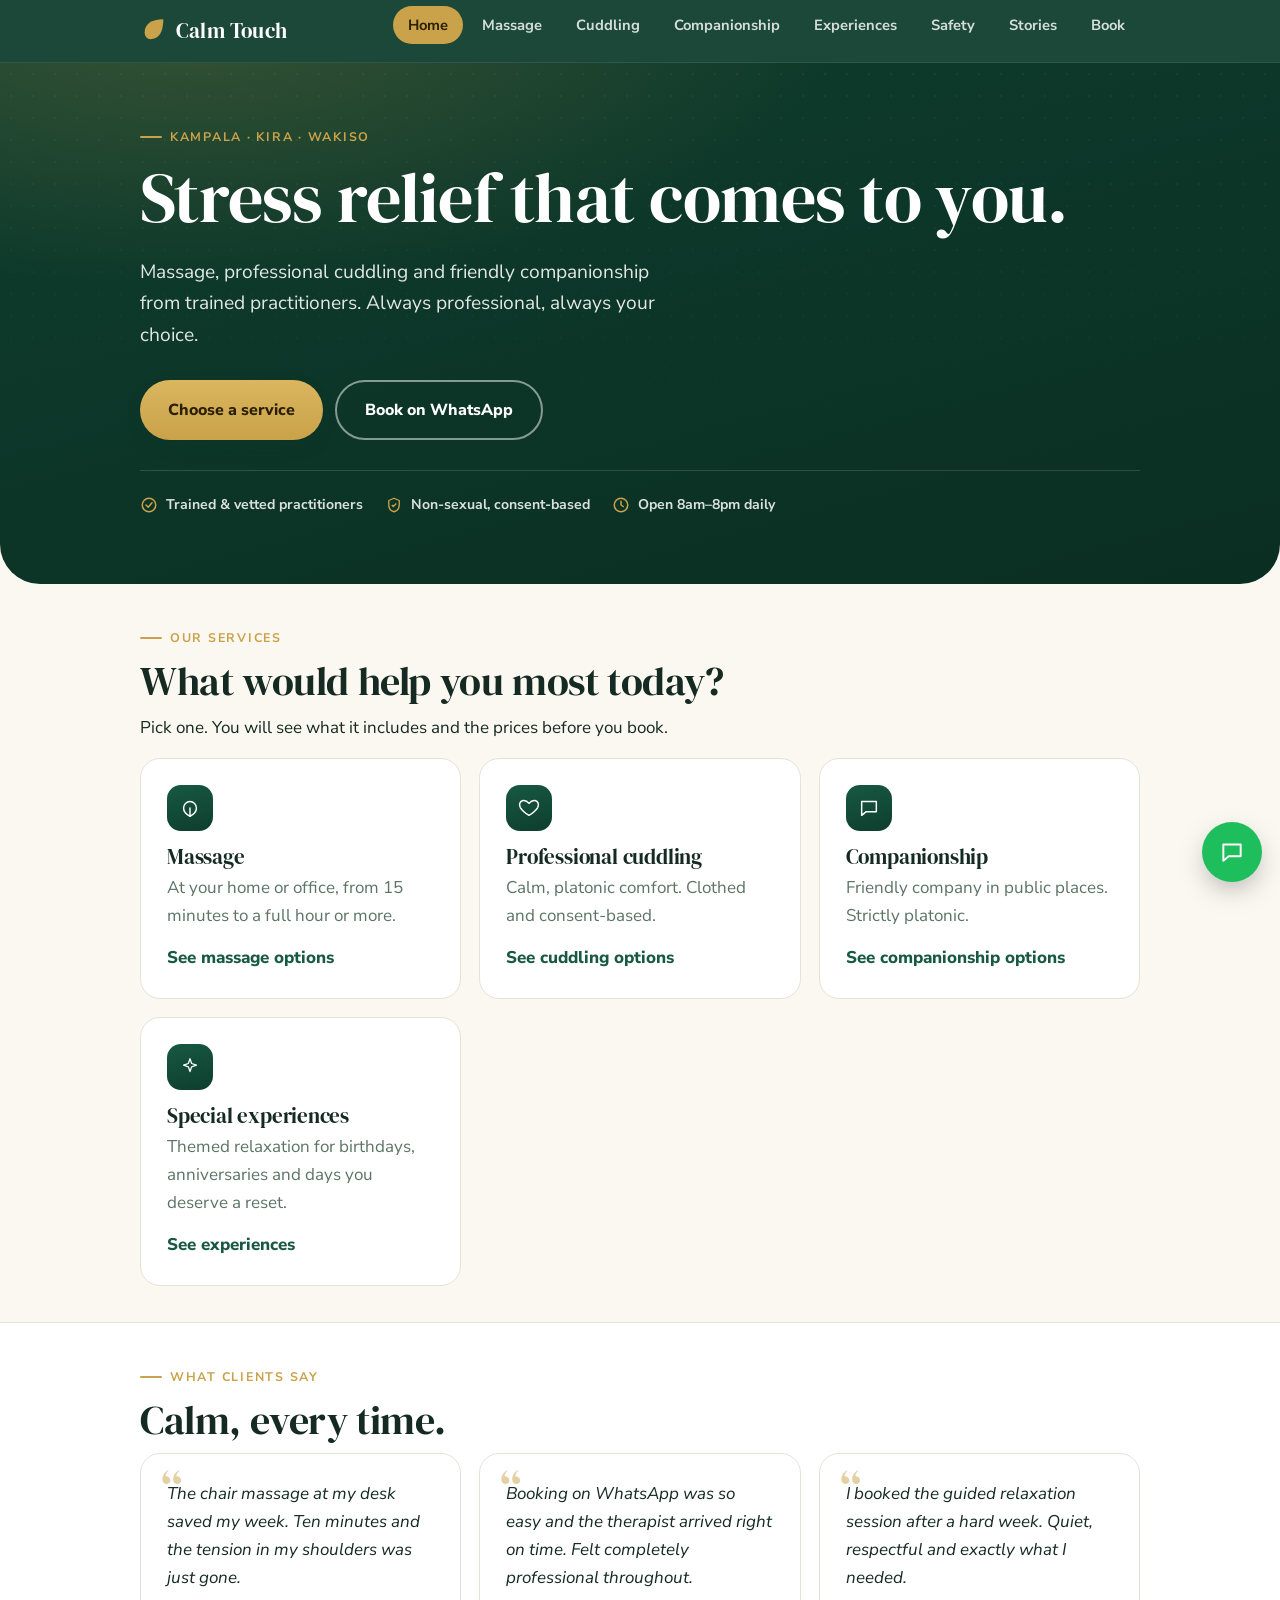
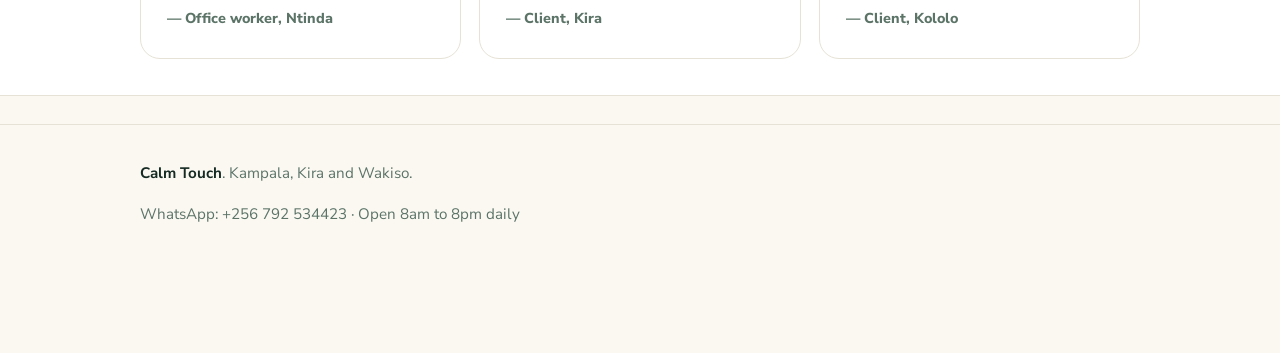
<file: index.html>
<!DOCTYPE html>
<html lang="en">
<head>
<meta charset="utf-8">
<meta name="viewport" content="width=device-width, initial-scale=1, viewport-fit=cover">
<link rel="icon" type="image/svg+xml" href="data:image/svg+xml,%3Csvg xmlns='http://www.w3.org/2000/svg' viewBox='0 0 64 64'%3E%3Ccircle cx='32' cy='32' r='32' fill='%230E3D2E'/%3E%3Cpath d='M14 34c0-15 13-25 36-25 0 27-10 38-25 38-14 0-11-6-11-13Z' fill='%23C9A24A'/%3E%3C/svg%3E">
<title>Mobile Massage in Kampala | Stress Relief at Your Door | Calm Touch</title>
<meta name="description" content="Home and office massage, professional cuddling and friendly companionship in Kampala, Kira and Wakiso. Trained, vetted practitioners. Book on WhatsApp.">
<link rel="canonical" href="https://davisagaba.github.io/calm-touch-website/">
<meta property="og:type" content="website">
<meta property="og:title" content="Calm Touch | Mobile Massage &amp; Stress Relief in Kampala">
<meta property="og:description" content="Home and office massage, professional cuddling and friendly companionship in Kampala, Kira and Wakiso. Book on WhatsApp.">
<meta property="og:url" content="https://davisagaba.github.io/calm-touch-website/">
<meta name="twitter:card" content="summary">
<link rel="preconnect" href="https://fonts.googleapis.com">
<link rel="preconnect" href="https://fonts.gstatic.com" crossorigin>
<link href="https://fonts.googleapis.com/css2?family=DM+Serif+Display&family=Nunito+Sans:wght@400;600;700;800&display=swap" rel="stylesheet">
<link rel="stylesheet" href="css/styles.css">
<script type="application/ld+json">
{
  "@context": "https://schema.org",
  "@type": "LocalBusiness",
  "name": "Calm Touch",
  "description": "Mobile massage, professional cuddling and friendly companionship in Kampala, Kira and Wakiso.",
  "url": "https://davisagaba.github.io/calm-touch-website/",
  "telephone": "+256792534423",
  "areaServed": ["Kampala", "Kira", "Wakiso"],
  "priceRange": "UGX 15,000 - 350,000"
}
</script>
</head>
<body>
<header class="top"><div class="wrap">
  <a class="logo" href="index.html"><svg class="mark" viewBox="0 0 24 24" aria-hidden="true"><path d="M4 13c0-6.5 5.5-11 16-11 0 12-4.5 17-11 17C6 19 4 16.5 4 13Z" fill="var(--gold)"/></svg>Calm Touch</a>
  <ul class="menu">
    <li><a href="index.html" aria-current="page">Home</a></li>
    <li><a href="massage.html">Massage</a></li>
    <li><a href="cuddling.html">Cuddling</a></li>
    <li><a href="companionship.html">Companionship</a></li>
    <li><a href="experiences.html">Experiences</a></li>
    <li><a href="safety.html">Safety</a></li>
    <li><a href="stories.html">Stories</a></li>
    <li><a href="book.html">Book</a></li>
  </ul>
</div></header>

<main>
  <div class="hero"><div class="wrap">
    <p class="eyebrow">Kampala &middot; Kira &middot; Wakiso</p>
    <h1>Stress relief that comes to you.</h1>
    <p class="lead">Massage, professional cuddling and friendly companionship from trained practitioners. Always professional, always your choice.</p>
    <div class="cta"><a class="btn" href="#choose">Choose a service</a><a class="btn alt" href="book.html">Book on WhatsApp</a></div>
    <div class="trust">
      <span class="item"><svg viewBox="0 0 24 24" fill="none" stroke="currentColor" stroke-width="2" stroke-linecap="round" stroke-linejoin="round"><circle cx="12" cy="12" r="9"/><path d="M8 12l3 3 5-6"/></svg>Trained &amp; vetted practitioners</span>
      <span class="item"><svg viewBox="0 0 24 24" fill="none" stroke="currentColor" stroke-width="1.8" stroke-linejoin="round"><path d="M12 3l7 3v6c0 5-3.5 8-7 9-3.5-1-7-4-7-9V6l7-3Z"/><path d="M9 12l2 2 4-4"/></svg>Non-sexual, consent-based</span>
      <span class="item"><svg viewBox="0 0 24 24" fill="none" stroke="currentColor" stroke-width="2" stroke-linecap="round" stroke-linejoin="round"><circle cx="12" cy="12" r="9"/><path d="M12 7v5l3 2"/></svg>Open 8am&ndash;8pm daily</span>
    </div>
  </div></div>
  <section id="choose"><div class="wrap">
    <p class="eyebrow">Our services</p>
    <h2>What would help you most today?</h2>
    <p>Pick one. You will see what it includes and the prices before you book.</p>
    <div class="grid">
      <a class="card choice" href="massage.html"><div class="icon"><svg viewBox="0 0 24 24" fill="none" stroke="currentColor" stroke-width="1.6" stroke-linecap="round" stroke-linejoin="round"><path d="M12 21c4-2 7-5 7-9a7 7 0 0 0-14 0c0 4 3 7 7 9Z"/><path d="M12 12v9"/></svg></div><h3>Massage</h3><p>At your home or office, from 15 minutes to a full hour or more.</p><span class="more">See massage options</span></a>
      <a class="card choice" href="cuddling.html"><div class="icon"><svg viewBox="0 0 24 24" fill="none" stroke="currentColor" stroke-width="1.6" stroke-linecap="round" stroke-linejoin="round"><path d="M12 20s-7-4.3-9.5-8.5C.8 8 2 4.5 5.5 3.8 8 3.3 10 4.5 12 7c2-2.5 4-3.7 6.5-3.2 3.5.7 4.7 4.2 3 7.7C19 15.7 12 20 12 20Z"/></svg></div><h3>Professional cuddling</h3><p>Calm, platonic comfort. Clothed and consent-based.</p><span class="more">See cuddling options</span></a>
      <a class="card choice" href="companionship.html"><div class="icon"><svg viewBox="0 0 24 24" fill="none" stroke="currentColor" stroke-width="1.6" stroke-linecap="round" stroke-linejoin="round"><path d="M4 5h16v11H9l-5 4V5Z"/></svg></div><h3>Companionship</h3><p>Friendly company in public places. Strictly platonic.</p><span class="more">See companionship options</span></a>
      <a class="card choice" href="experiences.html"><div class="icon"><svg viewBox="0 0 24 24" fill="none" stroke="currentColor" stroke-width="1.4" stroke-linejoin="round"><path d="M12 3l1.8 5.2L19 10l-5.2 1.8L12 17l-1.8-5.2L5 10l5.2-1.8L12 3Z"/></svg></div><h3>Special experiences</h3><p>Themed relaxation for birthdays, anniversaries and days you deserve a reset.</p><span class="more">See experiences</span></a>
    </div>
  </div></section>
  <!-- Placeholder testimonials: replace with real client quotes before launch -->
  <section class="band"><div class="wrap">
    <p class="eyebrow">What clients say</p>
    <h2>Calm, every time.</h2>
    <div class="quotes">
      <div class="quote"><p>The chair massage at my desk saved my week. Ten minutes and the tension in my shoulders was just gone.</p><cite>&mdash; Office worker, Ntinda</cite></div>
      <div class="quote"><p>Booking on WhatsApp was so easy and the therapist arrived right on time. Felt completely professional throughout.</p><cite>&mdash; Client, Kira</cite></div>
      <div class="quote"><p>I booked the guided relaxation session after a hard week. Quiet, respectful and exactly what I needed.</p><cite>&mdash; Client, Kololo</cite></div>
    </div>
  </div></section>
</main>

<footer><div class="wrap">
  <p><strong>Calm Touch</strong>. Kampala, Kira and Wakiso.</p>
  <p class="foot-row">WhatsApp: +256 792 534423 &middot; Open 8am to 8pm daily</p>
</div></footer>

<div class="chatw">
  <div class="chatw-panel" id="chatwPanel" role="dialog" aria-label="Calm Touch chat" hidden>
    <div class="chatw-head"><svg class="mark" viewBox="0 0 24 24" aria-hidden="true"><path d="M4 13c0-6.5 5.5-11 16-11 0 12-4.5 17-11 17C6 19 4 16.5 4 13Z" fill="var(--gold)"/></svg><div><strong>Calm Touch</strong><span>Usually replies within minutes</span></div></div>
    <div class="chatw-body" id="chatwBody">
      <div class="chatw-msg bot">Hi! What would you like to know?</div>
      <div class="chatw-quick" id="chatwQuick">
        <button type="button" data-a="services">Services &amp; prices</button>
        <button type="button" data-a="book">How booking works</button>
        <button type="button" data-a="safe">Is this safe / non-sexual?</button>
        <button type="button" data-a="area">Areas you cover</button>
      </div>
    </div>
    <a class="chatw-cta" id="chatwCta" href="https://wa.me/256792534423?text=Hello%2C%20I%27d%20like%20to%20book%20a%20session." target="_blank" rel="noopener">Continue on WhatsApp</a>
  </div>
  <button type="button" class="chatw-toggle" id="chatwToggle" aria-expanded="false" aria-controls="chatwPanel" aria-label="Chat with Calm Touch">
    <svg class="i-chat" viewBox="0 0 24 24" fill="none" stroke="currentColor" stroke-width="1.8" stroke-linecap="round" stroke-linejoin="round" aria-hidden="true"><path d="M4 5h16v11H9l-5 4V5Z"/></svg>
    <svg class="i-close" viewBox="0 0 24 24" fill="none" stroke="currentColor" stroke-width="2" stroke-linecap="round" aria-hidden="true"><path d="M6 6l12 12M18 6L6 18"/></svg>
  </button>
</div>
<script src="js/chat-widget.js" defer></script>
</body>
</html>
</file>
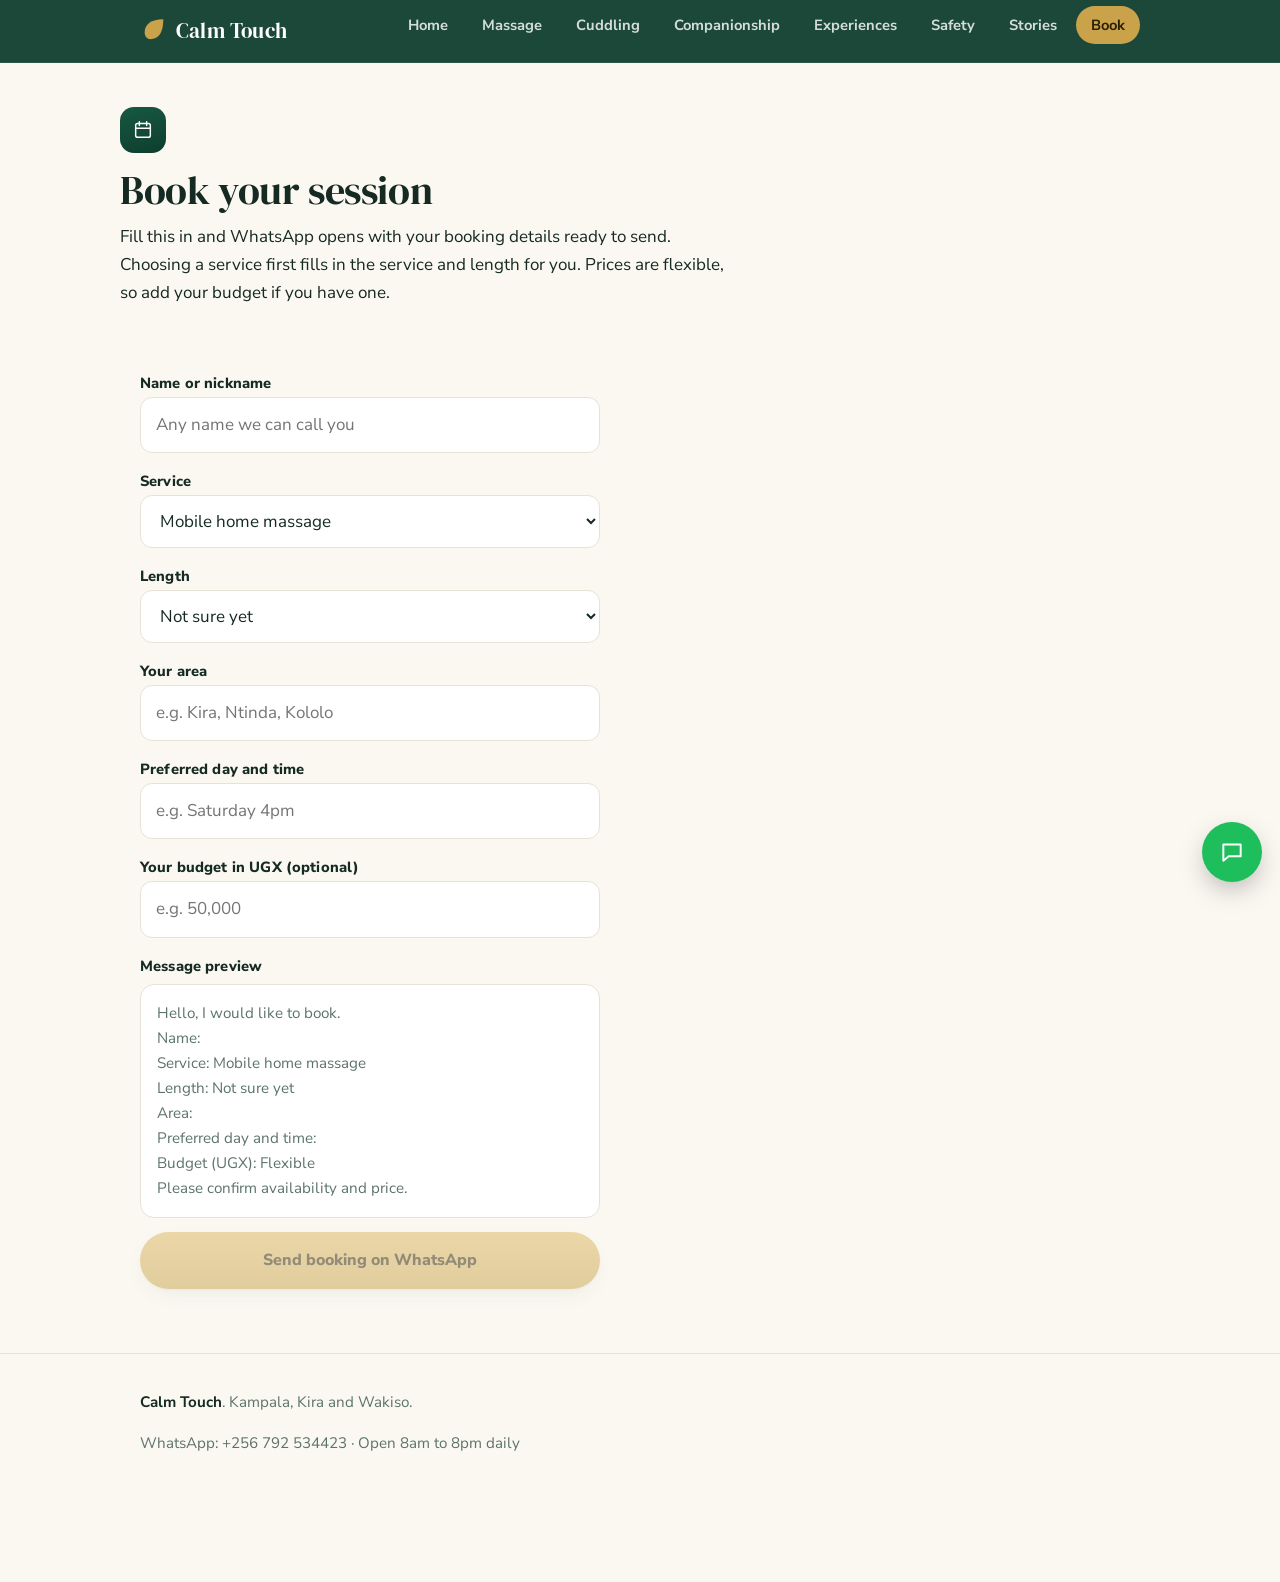
<file: book.html>
<!DOCTYPE html>
<html lang="en">
<head>
<meta charset="utf-8">
<meta name="viewport" content="width=device-width, initial-scale=1, viewport-fit=cover">
<link rel="icon" type="image/svg+xml" href="data:image/svg+xml,%3Csvg xmlns='http://www.w3.org/2000/svg' viewBox='0 0 64 64'%3E%3Ccircle cx='32' cy='32' r='32' fill='%230E3D2E'/%3E%3Cpath d='M14 34c0-15 13-25 36-25 0 27-10 38-25 38-14 0-11-6-11-13Z' fill='%23C9A24A'/%3E%3C/svg%3E">
<title>Book a Massage in Kampala | Calm Touch</title>
<meta name="description" content="Book your massage, cuddling, companionship or special experience session in Kampala, Kira or Wakiso. Confirm instantly on WhatsApp.">
<link rel="canonical" href="https://davisagaba.github.io/calm-touch-website/book.html">
<link rel="preconnect" href="https://fonts.googleapis.com">
<link rel="preconnect" href="https://fonts.gstatic.com" crossorigin>
<link href="https://fonts.googleapis.com/css2?family=DM+Serif+Display&family=Nunito+Sans:wght@400;600;700;800&display=swap" rel="stylesheet">
<link rel="stylesheet" href="css/styles.css">
</head>
<body>
<header class="top"><div class="wrap">
  <a class="logo" href="index.html"><svg class="mark" viewBox="0 0 24 24" aria-hidden="true"><path d="M4 13c0-6.5 5.5-11 16-11 0 12-4.5 17-11 17C6 19 4 16.5 4 13Z" fill="var(--gold)"/></svg>Calm Touch</a>
  <ul class="menu">
    <li><a href="index.html">Home</a></li>
    <li><a href="massage.html">Massage</a></li>
    <li><a href="cuddling.html">Cuddling</a></li>
    <li><a href="companionship.html">Companionship</a></li>
    <li><a href="experiences.html">Experiences</a></li>
    <li><a href="safety.html">Safety</a></li>
    <li><a href="stories.html">Stories</a></li>
    <li><a href="book.html" aria-current="page">Book</a></li>
  </ul>
</div></header>

<main>
<div class="wrap pagehead"><div class="icon"><svg viewBox="0 0 24 24" fill="none" stroke="currentColor" stroke-width="1.6" stroke-linecap="round" stroke-linejoin="round"><rect x="4" y="5" width="16" height="15" rx="2"/><path d="M4 10h16M8 3v4M16 3v4"/></svg></div><h2>Book your session</h2><p>Fill this in and WhatsApp opens with your booking details ready to send. Choosing a service first fills in the service and length for you. Prices are flexible, so add your budget if you have one.</p></div>
<section><div class="wrap">
<form id="f">
  <div><label for="n">Name or nickname</label><input id="n" placeholder="Any name we can call you" autocomplete="off" required></div>
  <div><label for="s">Service</label>
    <select id="s"><option>Mobile home massage</option><option>Office chair massage</option><option>Neck, back and shoulder relief</option><option>Professional cuddling</option><option>Friendly companionship</option><option>Dream spa day</option><option>Birthday or anniversary surprise</option><option>Guided relaxation session</option><option>Reset weekend bundle</option><option>Couples session or gift voucher</option><option>Package of 5 sessions</option><option>Office wellness visit</option></select></div>
  <div><label for="l">Length</label><select id="l"><option>Not sure yet</option><option>15 min</option><option>30 min</option><option>45 min</option><option>60 min</option><option>90 min</option><option>2 hours</option><option>Custom</option></select></div>
  <div><label for="a">Your area</label><input id="a" placeholder="e.g. Kira, Ntinda, Kololo" required></div>
  <div><label for="t">Preferred day and time</label><input id="t" placeholder="e.g. Saturday 4pm"></div>
  <div><label for="b">Your budget in UGX (optional)</label><input id="b" inputmode="numeric" placeholder="e.g. 50,000"></div>
  <div><label>Message preview</label><div class="pv" id="pv"></div></div>
  <a class="btn off" id="send" href="#" rel="noopener">Send booking on WhatsApp</a>
  <p id="err" role="alert" style="color:#B3261E;margin:0;display:none">Please add a name or nickname and your area first.</p>
</form>
</div></section>
</main>

<footer><div class="wrap">
  <p><strong>Calm Touch</strong>. Kampala, Kira and Wakiso.</p>
  <p class="foot-row">WhatsApp: +256 792 534423 &middot; Open 8am to 8pm daily</p>
</div></footer>

<div class="chatw">
  <div class="chatw-panel" id="chatwPanel" role="dialog" aria-label="Calm Touch chat" hidden>
    <div class="chatw-head"><svg class="mark" viewBox="0 0 24 24" aria-hidden="true"><path d="M4 13c0-6.5 5.5-11 16-11 0 12-4.5 17-11 17C6 19 4 16.5 4 13Z" fill="var(--gold)"/></svg><div><strong>Calm Touch</strong><span>Usually replies within minutes</span></div></div>
    <div class="chatw-body" id="chatwBody">
      <div class="chatw-msg bot">Hi! What would you like to know?</div>
      <div class="chatw-quick" id="chatwQuick">
        <button type="button" data-a="services">Services &amp; prices</button>
        <button type="button" data-a="book">How booking works</button>
        <button type="button" data-a="safe">Is this safe / non-sexual?</button>
        <button type="button" data-a="area">Areas you cover</button>
      </div>
    </div>
    <a class="chatw-cta" id="chatwCta" href="https://wa.me/256792534423?text=Hello%2C%20I%27d%20like%20to%20book%20a%20session." target="_blank" rel="noopener">Continue on WhatsApp</a>
  </div>
  <button type="button" class="chatw-toggle" id="chatwToggle" aria-expanded="false" aria-controls="chatwPanel" aria-label="Chat with Calm Touch">
    <svg class="i-chat" viewBox="0 0 24 24" fill="none" stroke="currentColor" stroke-width="1.8" stroke-linecap="round" stroke-linejoin="round" aria-hidden="true"><path d="M4 5h16v11H9l-5 4V5Z"/></svg>
    <svg class="i-close" viewBox="0 0 24 24" fill="none" stroke="currentColor" stroke-width="2" stroke-linecap="round" aria-hidden="true"><path d="M6 6l12 12M18 6L6 18"/></svg>
  </button>
</div>
<script src="js/chat-widget.js" defer></script>
<script src="js/book.js"></script>
</body>
</html>
</file>
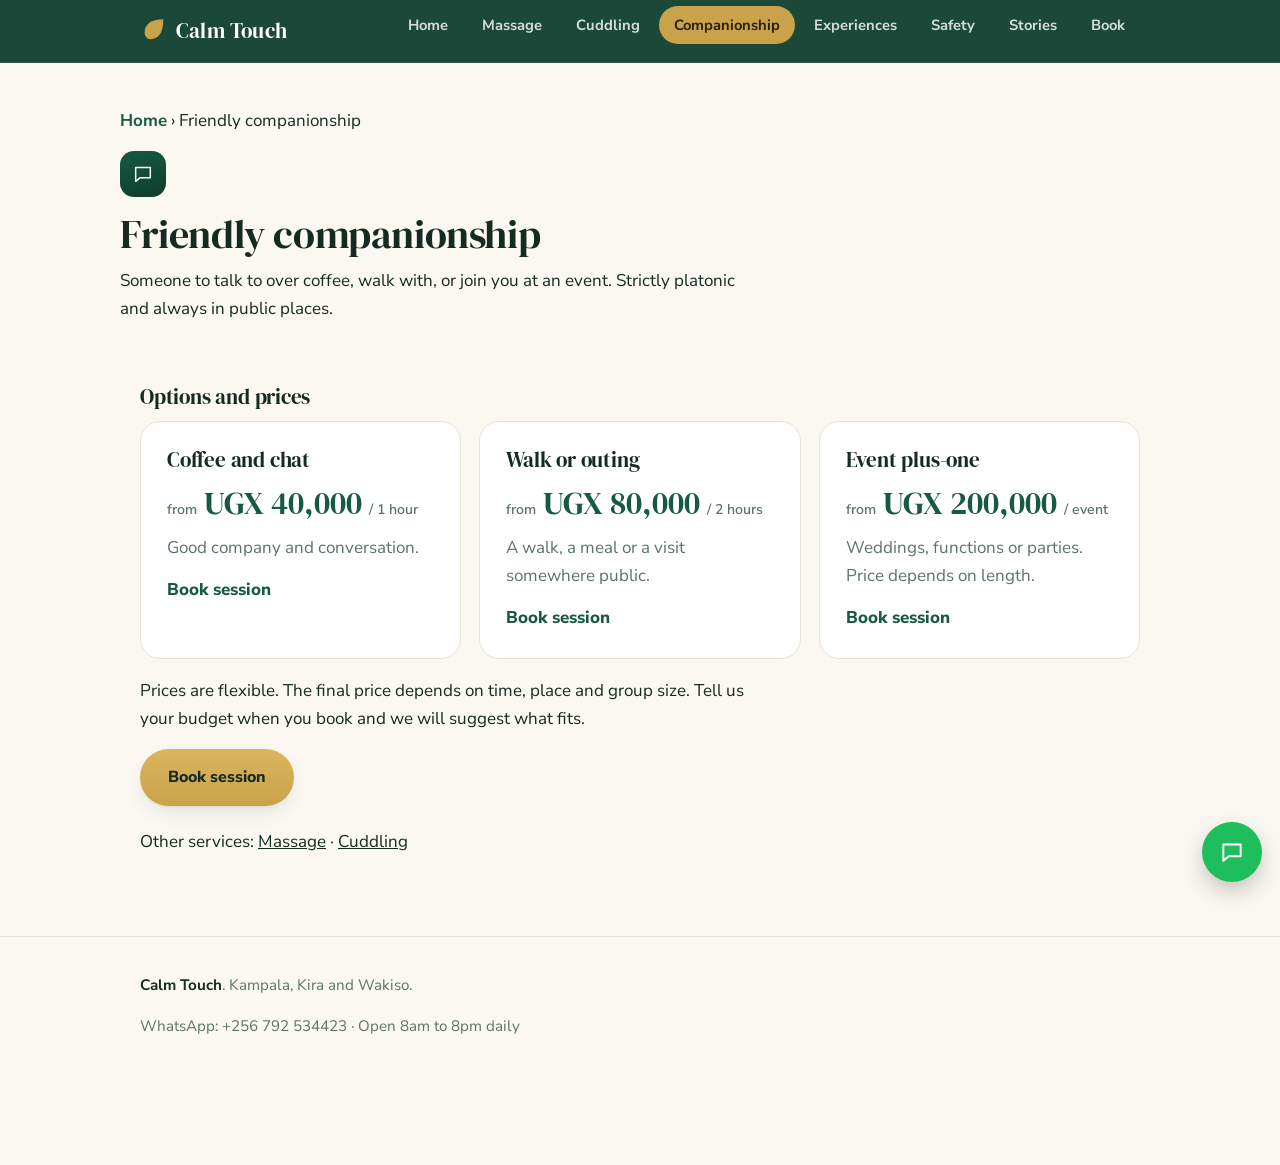
<file: companionship.html>
<!DOCTYPE html>
<html lang="en">
<head>
<meta charset="utf-8">
<meta name="viewport" content="width=device-width, initial-scale=1, viewport-fit=cover">
<link rel="icon" type="image/svg+xml" href="data:image/svg+xml,%3Csvg xmlns='http://www.w3.org/2000/svg' viewBox='0 0 64 64'%3E%3Ccircle cx='32' cy='32' r='32' fill='%230E3D2E'/%3E%3Cpath d='M14 34c0-15 13-25 36-25 0 27-10 38-25 38-14 0-11-6-11-13Z' fill='%23C9A24A'/%3E%3C/svg%3E">
<title>Friendly Companionship in Kampala | Calm Touch</title>
<meta name="description" content="Friendly, platonic companionship in public places in Kampala, Kira and Wakiso from UGX 40,000. Coffee, walks, outings and event plus-ones. Book on WhatsApp.">
<link rel="canonical" href="https://davisagaba.github.io/calm-touch-website/companionship.html">
<meta property="og:type" content="website">
<meta property="og:title" content="Friendly Companionship in Kampala | Calm Touch">
<meta property="og:description" content="Friendly, platonic companionship in public places in Kampala, Kira and Wakiso from UGX 40,000.">
<meta property="og:url" content="https://davisagaba.github.io/calm-touch-website/companionship.html">
<link rel="preconnect" href="https://fonts.googleapis.com">
<link rel="preconnect" href="https://fonts.gstatic.com" crossorigin>
<link href="https://fonts.googleapis.com/css2?family=DM+Serif+Display&family=Nunito+Sans:wght@400;600;700;800&display=swap" rel="stylesheet">
<link rel="stylesheet" href="css/styles.css">
</head>
<body>
<header class="top"><div class="wrap">
  <a class="logo" href="index.html"><svg class="mark" viewBox="0 0 24 24" aria-hidden="true"><path d="M4 13c0-6.5 5.5-11 16-11 0 12-4.5 17-11 17C6 19 4 16.5 4 13Z" fill="var(--gold)"/></svg>Calm Touch</a>
  <ul class="menu">
    <li><a href="index.html">Home</a></li>
    <li><a href="massage.html">Massage</a></li>
    <li><a href="cuddling.html">Cuddling</a></li>
    <li><a href="companionship.html" aria-current="page">Companionship</a></li>
    <li><a href="experiences.html">Experiences</a></li>
    <li><a href="safety.html">Safety</a></li>
    <li><a href="stories.html">Stories</a></li>
    <li><a href="book.html">Book</a></li>
  </ul>
</div></header>

<main>
<div class="wrap pagehead"><p><a href="index.html">Home</a> &rsaquo; Friendly companionship</p><div class="icon"><svg viewBox="0 0 24 24" fill="none" stroke="currentColor" stroke-width="1.6" stroke-linecap="round" stroke-linejoin="round"><path d="M4 5h16v11H9l-5 4V5Z"/></svg></div><h2>Friendly companionship</h2><p>Someone to talk to over coffee, walk with, or join you at an event. Strictly platonic and always in public places.</p></div>
<section><div class="wrap">
  <h3 style="margin-bottom:12px">Options and prices</h3>
  <div class="grid">
  <div class="card"><h3>Coffee and chat</h3><div class="price"><small>from</small> UGX 40,000 <small>/ 1 hour</small></div><p>Good company and conversation.</p><a class="book" href="book.html?service=Friendly%20companionship&amp;length=1%20hour">Book session</a></div>
  <div class="card"><h3>Walk or outing</h3><div class="price"><small>from</small> UGX 80,000 <small>/ 2 hours</small></div><p>A walk, a meal or a visit somewhere public.</p><a class="book" href="book.html?service=Friendly%20companionship&amp;length=2%20hours">Book session</a></div>
  <div class="card"><h3>Event plus-one</h3><div class="price"><small>from</small> UGX 200,000 <small>/ event</small></div><p>Weddings, functions or parties. Price depends on length.</p><a class="book" href="book.html?service=Friendly%20companionship&amp;length=Custom">Book session</a></div>
  </div>
  <p style="margin-top:18px">Prices are flexible. The final price depends on time, place and group size. Tell us your budget when you book and we will suggest what fits.</p>
  <div class="cta" style="margin-top:8px"><a class="btn book" href="book.html?service=Friendly%20companionship" style="margin-top:0;color:var(--sun-ink)">Book session</a></div>
  <p style="margin-top:22px">Other services: <a href="massage.html">Massage</a> &middot; <a href="cuddling.html">Cuddling</a></p>
</div></section>
</main>

<footer><div class="wrap">
  <p><strong>Calm Touch</strong>. Kampala, Kira and Wakiso.</p>
  <p class="foot-row">WhatsApp: +256 792 534423 &middot; Open 8am to 8pm daily</p>
</div></footer>

<div class="chatw">
  <div class="chatw-panel" id="chatwPanel" role="dialog" aria-label="Calm Touch chat" hidden>
    <div class="chatw-head"><svg class="mark" viewBox="0 0 24 24" aria-hidden="true"><path d="M4 13c0-6.5 5.5-11 16-11 0 12-4.5 17-11 17C6 19 4 16.5 4 13Z" fill="var(--gold)"/></svg><div><strong>Calm Touch</strong><span>Usually replies within minutes</span></div></div>
    <div class="chatw-body" id="chatwBody">
      <div class="chatw-msg bot">Hi! What would you like to know?</div>
      <div class="chatw-quick" id="chatwQuick">
        <button type="button" data-a="services">Services &amp; prices</button>
        <button type="button" data-a="book">How booking works</button>
        <button type="button" data-a="safe">Is this safe / non-sexual?</button>
        <button type="button" data-a="area">Areas you cover</button>
      </div>
    </div>
    <a class="chatw-cta" id="chatwCta" href="https://wa.me/256792534423?text=Hello%2C%20I%27d%20like%20to%20book%20a%20session." target="_blank" rel="noopener">Continue on WhatsApp</a>
  </div>
  <button type="button" class="chatw-toggle" id="chatwToggle" aria-expanded="false" aria-controls="chatwPanel" aria-label="Chat with Calm Touch">
    <svg class="i-chat" viewBox="0 0 24 24" fill="none" stroke="currentColor" stroke-width="1.8" stroke-linecap="round" stroke-linejoin="round" aria-hidden="true"><path d="M4 5h16v11H9l-5 4V5Z"/></svg>
    <svg class="i-close" viewBox="0 0 24 24" fill="none" stroke="currentColor" stroke-width="2" stroke-linecap="round" aria-hidden="true"><path d="M6 6l12 12M18 6L6 18"/></svg>
  </button>
</div>
<script src="js/chat-widget.js" defer></script>
</body>
</html>
</file>
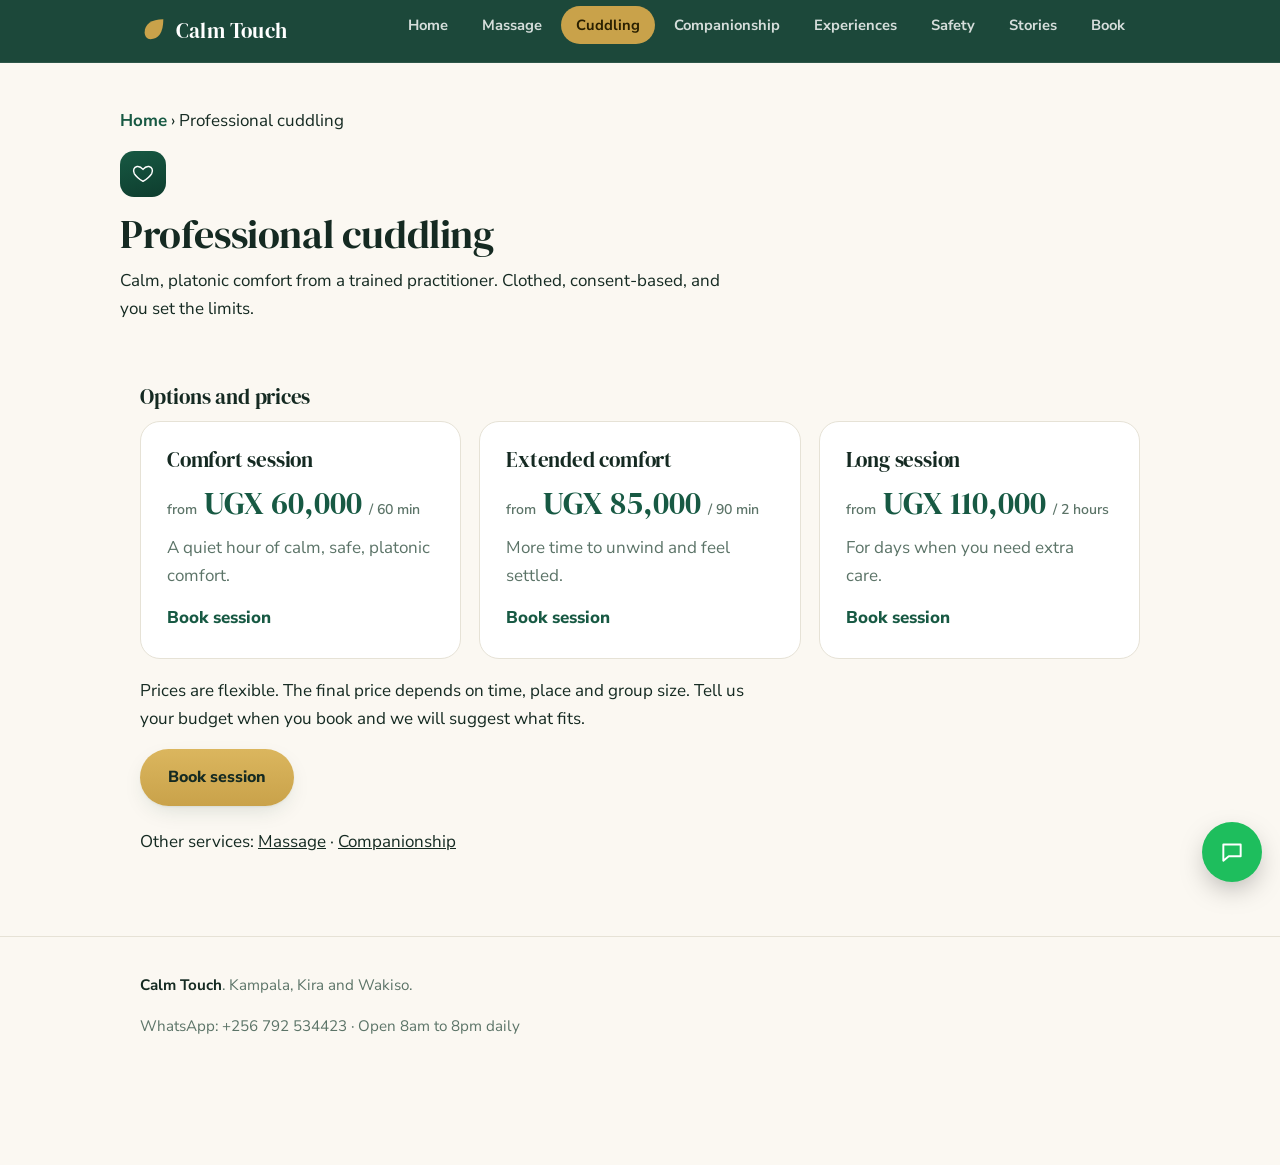
<file: cuddling.html>
<!DOCTYPE html>
<html lang="en">
<head>
<meta charset="utf-8">
<meta name="viewport" content="width=device-width, initial-scale=1, viewport-fit=cover">
<link rel="icon" type="image/svg+xml" href="data:image/svg+xml,%3Csvg xmlns='http://www.w3.org/2000/svg' viewBox='0 0 64 64'%3E%3Ccircle cx='32' cy='32' r='32' fill='%230E3D2E'/%3E%3Cpath d='M14 34c0-15 13-25 36-25 0 27-10 38-25 38-14 0-11-6-11-13Z' fill='%23C9A24A'/%3E%3C/svg%3E">
<title>Professional Cuddling in Kampala | Calm Touch</title>
<meta name="description" content="Calm, platonic professional cuddling sessions in Kampala, Kira and Wakiso from UGX 60,000. Clothed, consent-based and non-sexual. Book on WhatsApp.">
<link rel="canonical" href="https://davisagaba.github.io/calm-touch-website/cuddling.html">
<meta property="og:type" content="website">
<meta property="og:title" content="Professional Cuddling in Kampala | Calm Touch">
<meta property="og:description" content="Calm, platonic professional cuddling sessions in Kampala, Kira and Wakiso from UGX 60,000.">
<meta property="og:url" content="https://davisagaba.github.io/calm-touch-website/cuddling.html">
<link rel="preconnect" href="https://fonts.googleapis.com">
<link rel="preconnect" href="https://fonts.gstatic.com" crossorigin>
<link href="https://fonts.googleapis.com/css2?family=DM+Serif+Display&family=Nunito+Sans:wght@400;600;700;800&display=swap" rel="stylesheet">
<link rel="stylesheet" href="css/styles.css">
</head>
<body>
<header class="top"><div class="wrap">
  <a class="logo" href="index.html"><svg class="mark" viewBox="0 0 24 24" aria-hidden="true"><path d="M4 13c0-6.5 5.5-11 16-11 0 12-4.5 17-11 17C6 19 4 16.5 4 13Z" fill="var(--gold)"/></svg>Calm Touch</a>
  <ul class="menu">
    <li><a href="index.html">Home</a></li>
    <li><a href="massage.html">Massage</a></li>
    <li><a href="cuddling.html" aria-current="page">Cuddling</a></li>
    <li><a href="companionship.html">Companionship</a></li>
    <li><a href="experiences.html">Experiences</a></li>
    <li><a href="safety.html">Safety</a></li>
    <li><a href="stories.html">Stories</a></li>
    <li><a href="book.html">Book</a></li>
  </ul>
</div></header>

<main>
<div class="wrap pagehead"><p><a href="index.html">Home</a> &rsaquo; Professional cuddling</p><div class="icon"><svg viewBox="0 0 24 24" fill="none" stroke="currentColor" stroke-width="1.6" stroke-linecap="round" stroke-linejoin="round"><path d="M12 20s-7-4.3-9.5-8.5C.8 8 2 4.5 5.5 3.8 8 3.3 10 4.5 12 7c2-2.5 4-3.7 6.5-3.2 3.5.7 4.7 4.2 3 7.7C19 15.7 12 20 12 20Z"/></svg></div><h2>Professional cuddling</h2><p>Calm, platonic comfort from a trained practitioner. Clothed, consent-based, and you set the limits.</p></div>
<section><div class="wrap">
  <h3 style="margin-bottom:12px">Options and prices</h3>
  <div class="grid">
  <div class="card"><h3>Comfort session</h3><div class="price"><small>from</small> UGX 60,000 <small>/ 60 min</small></div><p>A quiet hour of calm, safe, platonic comfort.</p><a class="book" href="book.html?service=Professional%20cuddling&amp;length=60%20min">Book session</a></div>
  <div class="card"><h3>Extended comfort</h3><div class="price"><small>from</small> UGX 85,000 <small>/ 90 min</small></div><p>More time to unwind and feel settled.</p><a class="book" href="book.html?service=Professional%20cuddling&amp;length=90%20min">Book session</a></div>
  <div class="card"><h3>Long session</h3><div class="price"><small>from</small> UGX 110,000 <small>/ 2 hours</small></div><p>For days when you need extra care.</p><a class="book" href="book.html?service=Professional%20cuddling&amp;length=2%20hours">Book session</a></div>
  </div>
  <p style="margin-top:18px">Prices are flexible. The final price depends on time, place and group size. Tell us your budget when you book and we will suggest what fits.</p>
  <div class="cta" style="margin-top:8px"><a class="btn book" href="book.html?service=Professional%20cuddling" style="margin-top:0;color:var(--sun-ink)">Book session</a></div>
  <p style="margin-top:22px">Other services: <a href="massage.html">Massage</a> &middot; <a href="companionship.html">Companionship</a></p>
</div></section>
</main>

<footer><div class="wrap">
  <p><strong>Calm Touch</strong>. Kampala, Kira and Wakiso.</p>
  <p class="foot-row">WhatsApp: +256 792 534423 &middot; Open 8am to 8pm daily</p>
</div></footer>

<div class="chatw">
  <div class="chatw-panel" id="chatwPanel" role="dialog" aria-label="Calm Touch chat" hidden>
    <div class="chatw-head"><svg class="mark" viewBox="0 0 24 24" aria-hidden="true"><path d="M4 13c0-6.5 5.5-11 16-11 0 12-4.5 17-11 17C6 19 4 16.5 4 13Z" fill="var(--gold)"/></svg><div><strong>Calm Touch</strong><span>Usually replies within minutes</span></div></div>
    <div class="chatw-body" id="chatwBody">
      <div class="chatw-msg bot">Hi! What would you like to know?</div>
      <div class="chatw-quick" id="chatwQuick">
        <button type="button" data-a="services">Services &amp; prices</button>
        <button type="button" data-a="book">How booking works</button>
        <button type="button" data-a="safe">Is this safe / non-sexual?</button>
        <button type="button" data-a="area">Areas you cover</button>
      </div>
    </div>
    <a class="chatw-cta" id="chatwCta" href="https://wa.me/256792534423?text=Hello%2C%20I%27d%20like%20to%20book%20a%20session." target="_blank" rel="noopener">Continue on WhatsApp</a>
  </div>
  <button type="button" class="chatw-toggle" id="chatwToggle" aria-expanded="false" aria-controls="chatwPanel" aria-label="Chat with Calm Touch">
    <svg class="i-chat" viewBox="0 0 24 24" fill="none" stroke="currentColor" stroke-width="1.8" stroke-linecap="round" stroke-linejoin="round" aria-hidden="true"><path d="M4 5h16v11H9l-5 4V5Z"/></svg>
    <svg class="i-close" viewBox="0 0 24 24" fill="none" stroke="currentColor" stroke-width="2" stroke-linecap="round" aria-hidden="true"><path d="M6 6l12 12M18 6L6 18"/></svg>
  </button>
</div>
<script src="js/chat-widget.js" defer></script>
</body>
</html>
</file>
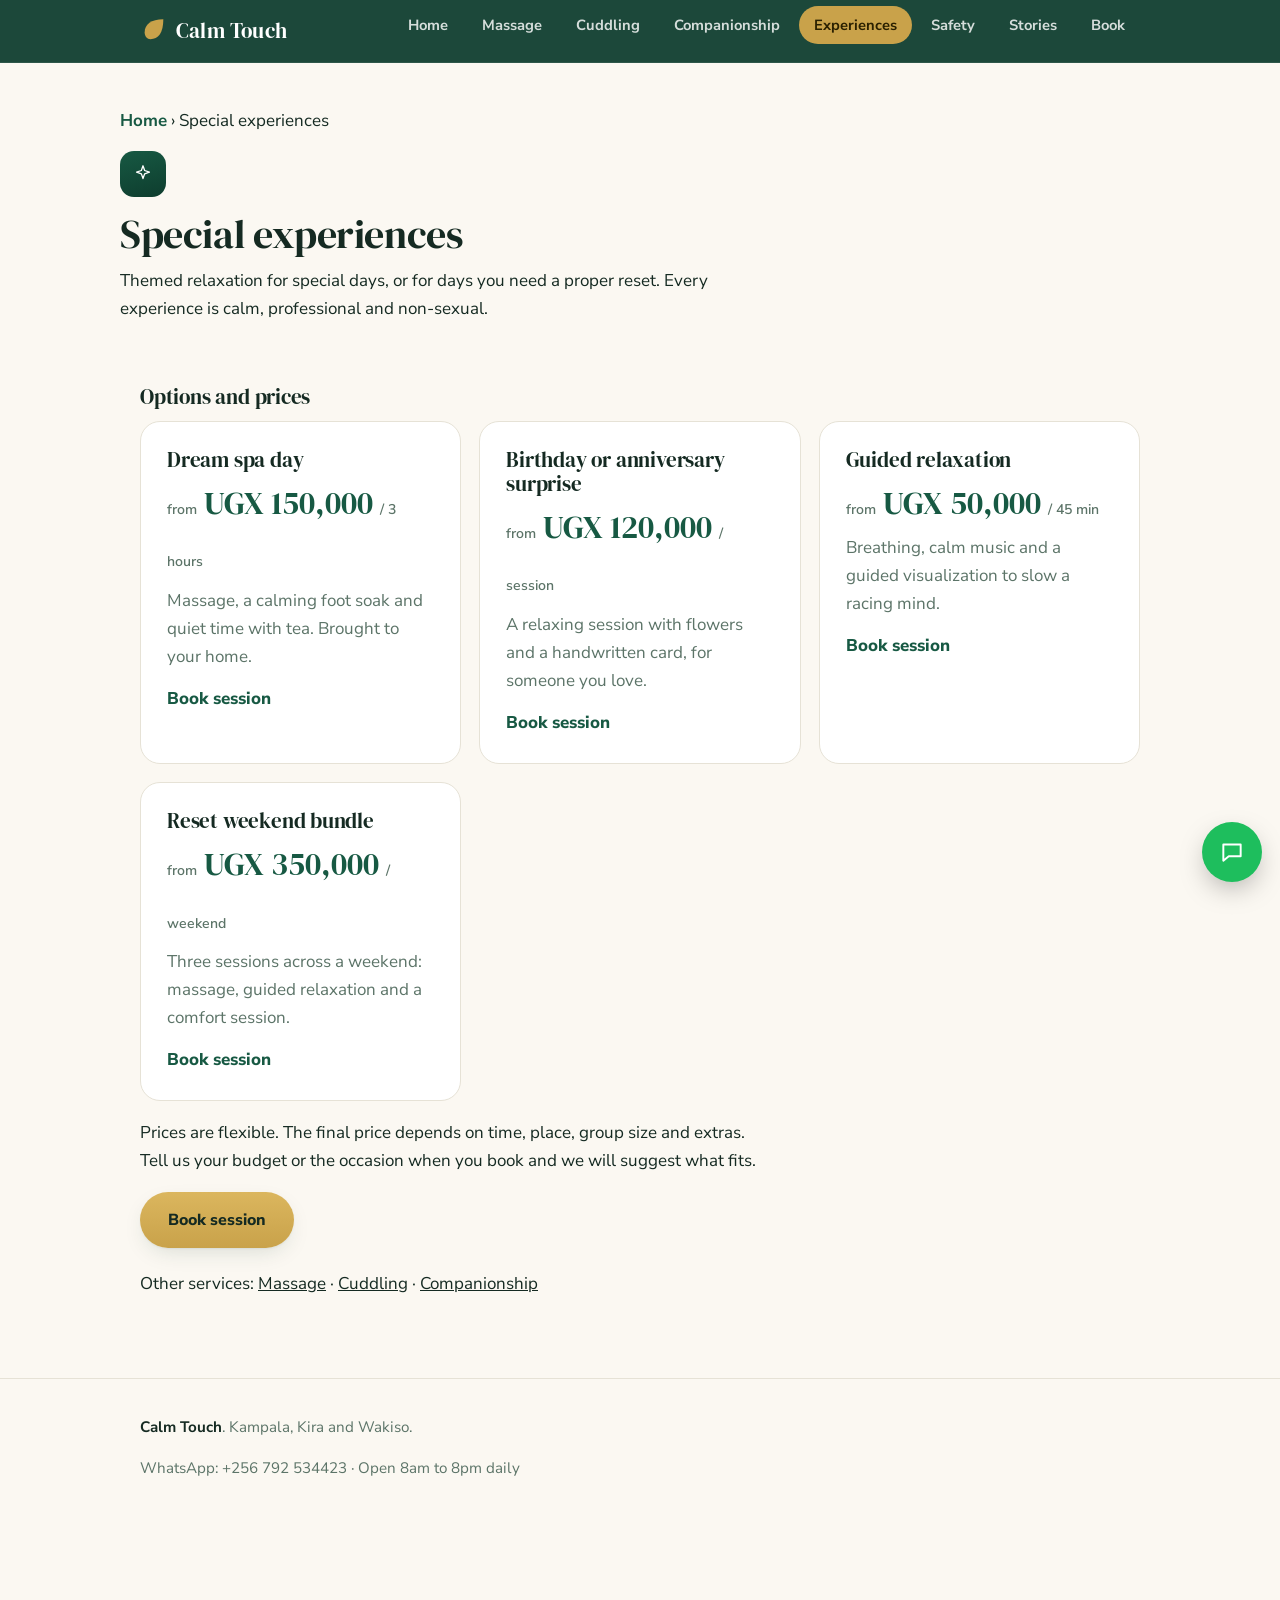
<file: experiences.html>
<!DOCTYPE html>
<html lang="en">
<head>
<meta charset="utf-8">
<meta name="viewport" content="width=device-width, initial-scale=1, viewport-fit=cover">
<link rel="icon" type="image/svg+xml" href="data:image/svg+xml,%3Csvg xmlns='http://www.w3.org/2000/svg' viewBox='0 0 64 64'%3E%3Ccircle cx='32' cy='32' r='32' fill='%230E3D2E'/%3E%3Cpath d='M14 34c0-15 13-25 36-25 0 27-10 38-25 38-14 0-11-6-11-13Z' fill='%23C9A24A'/%3E%3C/svg%3E">
<title>Spa Day &amp; Relaxation Experiences in Kampala | Calm Touch</title>
<meta name="description" content="Themed relaxation experiences in Kampala: dream spa day, birthday and anniversary surprises, guided relaxation and reset weekend bundles from UGX 50,000.">
<link rel="canonical" href="https://davisagaba.github.io/calm-touch-website/experiences.html">
<meta property="og:type" content="website">
<meta property="og:title" content="Spa Day &amp; Relaxation Experiences in Kampala | Calm Touch">
<meta property="og:description" content="Themed relaxation experiences in Kampala: dream spa day, birthday and anniversary surprises, guided relaxation and reset weekend bundles.">
<meta property="og:url" content="https://davisagaba.github.io/calm-touch-website/experiences.html">
<link rel="preconnect" href="https://fonts.googleapis.com">
<link rel="preconnect" href="https://fonts.gstatic.com" crossorigin>
<link href="https://fonts.googleapis.com/css2?family=DM+Serif+Display&family=Nunito+Sans:wght@400;600;700;800&display=swap" rel="stylesheet">
<link rel="stylesheet" href="css/styles.css">
</head>
<body>
<header class="top"><div class="wrap">
  <a class="logo" href="index.html"><svg class="mark" viewBox="0 0 24 24" aria-hidden="true"><path d="M4 13c0-6.5 5.5-11 16-11 0 12-4.5 17-11 17C6 19 4 16.5 4 13Z" fill="var(--gold)"/></svg>Calm Touch</a>
  <ul class="menu">
    <li><a href="index.html">Home</a></li>
    <li><a href="massage.html">Massage</a></li>
    <li><a href="cuddling.html">Cuddling</a></li>
    <li><a href="companionship.html">Companionship</a></li>
    <li><a href="experiences.html" aria-current="page">Experiences</a></li>
    <li><a href="safety.html">Safety</a></li>
    <li><a href="stories.html">Stories</a></li>
    <li><a href="book.html">Book</a></li>
  </ul>
</div></header>

<main>
<div class="wrap pagehead"><p><a href="index.html">Home</a> &rsaquo; Special experiences</p><div class="icon"><svg viewBox="0 0 24 24" fill="none" stroke="currentColor" stroke-width="1.4" stroke-linejoin="round"><path d="M12 3l1.8 5.2L19 10l-5.2 1.8L12 17l-1.8-5.2L5 10l5.2-1.8L12 3Z"/></svg></div><h2>Special experiences</h2><p>Themed relaxation for special days, or for days you need a proper reset. Every experience is calm, professional and non-sexual.</p></div>
<section><div class="wrap">
  <h3 style="margin-bottom:12px">Options and prices</h3>
  <div class="grid">
  <div class="card"><h3>Dream spa day</h3><div class="price"><small>from</small> UGX 150,000 <small>/ 3 hours</small></div><p>Massage, a calming foot soak and quiet time with tea. Brought to your home.</p><a class="book" href="book.html?service=Dream%20spa%20day&amp;length=Custom">Book session</a></div>
  <div class="card"><h3>Birthday or anniversary surprise</h3><div class="price"><small>from</small> UGX 120,000 <small>/ session</small></div><p>A relaxing session with flowers and a handwritten card, for someone you love.</p><a class="book" href="book.html?service=Birthday%20or%20anniversary%20surprise&amp;length=60%20min">Book session</a></div>
  <div class="card"><h3>Guided relaxation</h3><div class="price"><small>from</small> UGX 50,000 <small>/ 45 min</small></div><p>Breathing, calm music and a guided visualization to slow a racing mind.</p><a class="book" href="book.html?service=Guided%20relaxation%20session&amp;length=45%20min">Book session</a></div>
  <div class="card"><h3>Reset weekend bundle</h3><div class="price"><small>from</small> UGX 350,000 <small>/ weekend</small></div><p>Three sessions across a weekend: massage, guided relaxation and a comfort session.</p><a class="book" href="book.html?service=Reset%20weekend%20bundle&amp;length=Custom">Book session</a></div>
  </div>
  <p style="margin-top:18px">Prices are flexible. The final price depends on time, place, group size and extras. Tell us your budget or the occasion when you book and we will suggest what fits.</p>
  <div class="cta" style="margin-top:8px"><a class="btn book" href="book.html?service=Dream%20spa%20day" style="margin-top:0;color:var(--sun-ink)">Book session</a></div>
  <p style="margin-top:22px">Other services: <a href="massage.html">Massage</a> &middot; <a href="cuddling.html">Cuddling</a> &middot; <a href="companionship.html">Companionship</a></p>
</div></section>
</main>

<footer><div class="wrap">
  <p><strong>Calm Touch</strong>. Kampala, Kira and Wakiso.</p>
  <p class="foot-row">WhatsApp: +256 792 534423 &middot; Open 8am to 8pm daily</p>
</div></footer>

<div class="chatw">
  <div class="chatw-panel" id="chatwPanel" role="dialog" aria-label="Calm Touch chat" hidden>
    <div class="chatw-head"><svg class="mark" viewBox="0 0 24 24" aria-hidden="true"><path d="M4 13c0-6.5 5.5-11 16-11 0 12-4.5 17-11 17C6 19 4 16.5 4 13Z" fill="var(--gold)"/></svg><div><strong>Calm Touch</strong><span>Usually replies within minutes</span></div></div>
    <div class="chatw-body" id="chatwBody">
      <div class="chatw-msg bot">Hi! What would you like to know?</div>
      <div class="chatw-quick" id="chatwQuick">
        <button type="button" data-a="services">Services &amp; prices</button>
        <button type="button" data-a="book">How booking works</button>
        <button type="button" data-a="safe">Is this safe / non-sexual?</button>
        <button type="button" data-a="area">Areas you cover</button>
      </div>
    </div>
    <a class="chatw-cta" id="chatwCta" href="https://wa.me/256792534423?text=Hello%2C%20I%27d%20like%20to%20book%20a%20session." target="_blank" rel="noopener">Continue on WhatsApp</a>
  </div>
  <button type="button" class="chatw-toggle" id="chatwToggle" aria-expanded="false" aria-controls="chatwPanel" aria-label="Chat with Calm Touch">
    <svg class="i-chat" viewBox="0 0 24 24" fill="none" stroke="currentColor" stroke-width="1.8" stroke-linecap="round" stroke-linejoin="round" aria-hidden="true"><path d="M4 5h16v11H9l-5 4V5Z"/></svg>
    <svg class="i-close" viewBox="0 0 24 24" fill="none" stroke="currentColor" stroke-width="2" stroke-linecap="round" aria-hidden="true"><path d="M6 6l12 12M18 6L6 18"/></svg>
  </button>
</div>
<script src="js/chat-widget.js" defer></script>
</body>
</html>
</file>
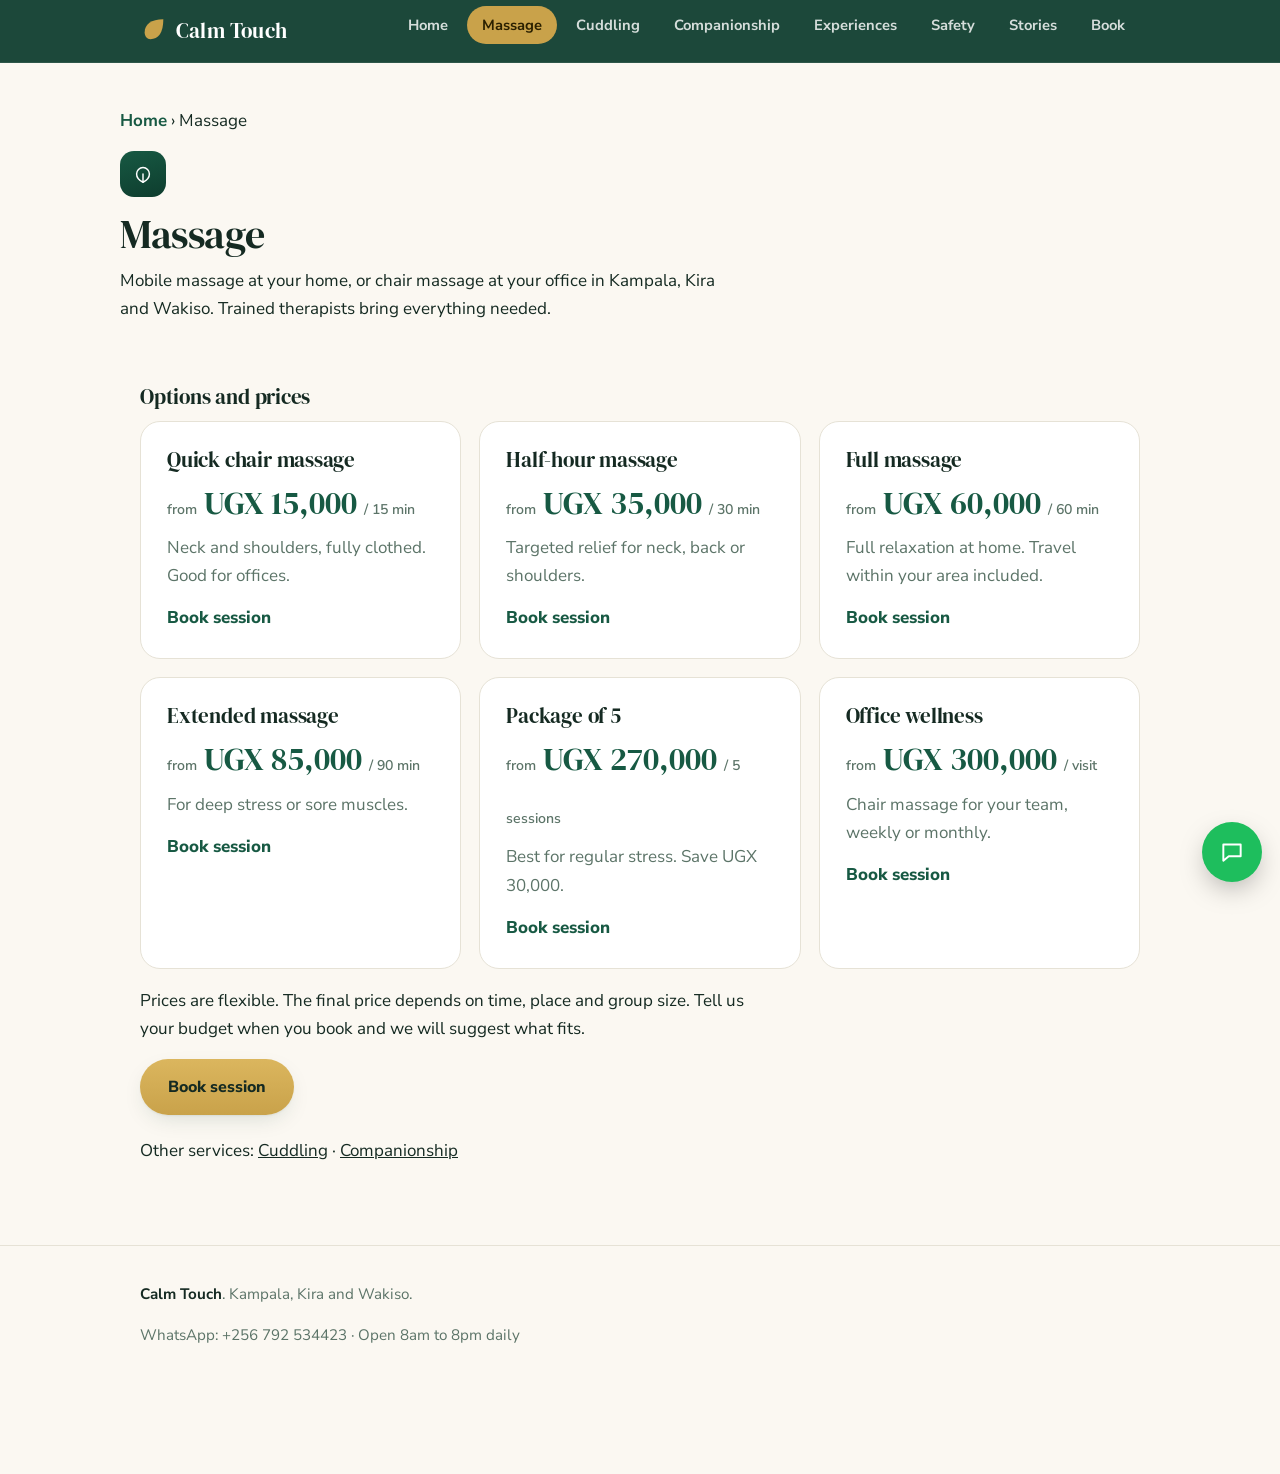
<file: massage.html>
<!DOCTYPE html>
<html lang="en">
<head>
<meta charset="utf-8">
<meta name="viewport" content="width=device-width, initial-scale=1, viewport-fit=cover">
<link rel="icon" type="image/svg+xml" href="data:image/svg+xml,%3Csvg xmlns='http://www.w3.org/2000/svg' viewBox='0 0 64 64'%3E%3Ccircle cx='32' cy='32' r='32' fill='%230E3D2E'/%3E%3Cpath d='M14 34c0-15 13-25 36-25 0 27-10 38-25 38-14 0-11-6-11-13Z' fill='%23C9A24A'/%3E%3C/svg%3E">
<title>Mobile Massage in Kampala | Home &amp; Office Massage | Calm Touch</title>
<meta name="description" content="Home massage, office chair massage and stress relief massage in Kampala, Kira and Wakiso from UGX 15,000. Trained therapists come to you. Book on WhatsApp.">
<link rel="canonical" href="https://davisagaba.github.io/calm-touch-website/massage.html">
<meta property="og:type" content="website">
<meta property="og:title" content="Mobile Massage in Kampala | Calm Touch">
<meta property="og:description" content="Home massage, office chair massage and stress relief massage in Kampala, Kira and Wakiso from UGX 15,000.">
<meta property="og:url" content="https://davisagaba.github.io/calm-touch-website/massage.html">
<link rel="preconnect" href="https://fonts.googleapis.com">
<link rel="preconnect" href="https://fonts.gstatic.com" crossorigin>
<link href="https://fonts.googleapis.com/css2?family=DM+Serif+Display&family=Nunito+Sans:wght@400;600;700;800&display=swap" rel="stylesheet">
<link rel="stylesheet" href="css/styles.css">
</head>
<body>
<header class="top"><div class="wrap">
  <a class="logo" href="index.html"><svg class="mark" viewBox="0 0 24 24" aria-hidden="true"><path d="M4 13c0-6.5 5.5-11 16-11 0 12-4.5 17-11 17C6 19 4 16.5 4 13Z" fill="var(--gold)"/></svg>Calm Touch</a>
  <ul class="menu">
    <li><a href="index.html">Home</a></li>
    <li><a href="massage.html" aria-current="page">Massage</a></li>
    <li><a href="cuddling.html">Cuddling</a></li>
    <li><a href="companionship.html">Companionship</a></li>
    <li><a href="experiences.html">Experiences</a></li>
    <li><a href="safety.html">Safety</a></li>
    <li><a href="stories.html">Stories</a></li>
    <li><a href="book.html">Book</a></li>
  </ul>
</div></header>

<main>
<div class="wrap pagehead"><p><a href="index.html">Home</a> &rsaquo; Massage</p><div class="icon"><svg viewBox="0 0 24 24" fill="none" stroke="currentColor" stroke-width="1.6" stroke-linecap="round" stroke-linejoin="round"><path d="M12 21c4-2 7-5 7-9a7 7 0 0 0-14 0c0 4 3 7 7 9Z"/><path d="M12 12v9"/></svg></div><h2>Massage</h2><p>Mobile massage at your home, or chair massage at your office in Kampala, Kira and Wakiso. Trained therapists bring everything needed.</p></div>
<section><div class="wrap">
  <h3 style="margin-bottom:12px">Options and prices</h3>
  <div class="grid">
  <div class="card"><h3>Quick chair massage</h3><div class="price"><small>from</small> UGX 15,000 <small>/ 15 min</small></div><p>Neck and shoulders, fully clothed. Good for offices.</p><a class="book" href="book.html?service=Office%20chair%20massage&amp;length=15%20min">Book session</a></div>
  <div class="card"><h3>Half-hour massage</h3><div class="price"><small>from</small> UGX 35,000 <small>/ 30 min</small></div><p>Targeted relief for neck, back or shoulders.</p><a class="book" href="book.html?service=Mobile%20home%20massage&amp;length=30%20min">Book session</a></div>
  <div class="card"><h3>Full massage</h3><div class="price"><small>from</small> UGX 60,000 <small>/ 60 min</small></div><p>Full relaxation at home. Travel within your area included.</p><a class="book" href="book.html?service=Mobile%20home%20massage&amp;length=60%20min">Book session</a></div>
  <div class="card"><h3>Extended massage</h3><div class="price"><small>from</small> UGX 85,000 <small>/ 90 min</small></div><p>For deep stress or sore muscles.</p><a class="book" href="book.html?service=Mobile%20home%20massage&amp;length=90%20min">Book session</a></div>
  <div class="card"><h3>Package of 5</h3><div class="price"><small>from</small> UGX 270,000 <small>/ 5 sessions</small></div><p>Best for regular stress. Save UGX 30,000.</p><a class="book" href="book.html?service=Package%20of%205%20sessions&amp;length=60%20min">Book session</a></div>
  <div class="card"><h3>Office wellness</h3><div class="price"><small>from</small> UGX 300,000 <small>/ visit</small></div><p>Chair massage for your team, weekly or monthly.</p><a class="book" href="book.html?service=Office%20wellness%20visit&amp;length=Custom">Book session</a></div>
  </div>
  <p style="margin-top:18px">Prices are flexible. The final price depends on time, place and group size. Tell us your budget when you book and we will suggest what fits.</p>
  <div class="cta" style="margin-top:8px"><a class="btn book" href="book.html?service=Mobile%20home%20massage" style="margin-top:0;color:var(--sun-ink)">Book session</a></div>
  <p style="margin-top:22px">Other services: <a href="cuddling.html">Cuddling</a> &middot; <a href="companionship.html">Companionship</a></p>
</div></section>
</main>

<footer><div class="wrap">
  <p><strong>Calm Touch</strong>. Kampala, Kira and Wakiso.</p>
  <p class="foot-row">WhatsApp: +256 792 534423 &middot; Open 8am to 8pm daily</p>
</div></footer>

<div class="chatw">
  <div class="chatw-panel" id="chatwPanel" role="dialog" aria-label="Calm Touch chat" hidden>
    <div class="chatw-head"><svg class="mark" viewBox="0 0 24 24" aria-hidden="true"><path d="M4 13c0-6.5 5.5-11 16-11 0 12-4.5 17-11 17C6 19 4 16.5 4 13Z" fill="var(--gold)"/></svg><div><strong>Calm Touch</strong><span>Usually replies within minutes</span></div></div>
    <div class="chatw-body" id="chatwBody">
      <div class="chatw-msg bot">Hi! What would you like to know?</div>
      <div class="chatw-quick" id="chatwQuick">
        <button type="button" data-a="services">Services &amp; prices</button>
        <button type="button" data-a="book">How booking works</button>
        <button type="button" data-a="safe">Is this safe / non-sexual?</button>
        <button type="button" data-a="area">Areas you cover</button>
      </div>
    </div>
    <a class="chatw-cta" id="chatwCta" href="https://wa.me/256792534423?text=Hello%2C%20I%27d%20like%20to%20book%20a%20session." target="_blank" rel="noopener">Continue on WhatsApp</a>
  </div>
  <button type="button" class="chatw-toggle" id="chatwToggle" aria-expanded="false" aria-controls="chatwPanel" aria-label="Chat with Calm Touch">
    <svg class="i-chat" viewBox="0 0 24 24" fill="none" stroke="currentColor" stroke-width="1.8" stroke-linecap="round" stroke-linejoin="round" aria-hidden="true"><path d="M4 5h16v11H9l-5 4V5Z"/></svg>
    <svg class="i-close" viewBox="0 0 24 24" fill="none" stroke="currentColor" stroke-width="2" stroke-linecap="round" aria-hidden="true"><path d="M6 6l12 12M18 6L6 18"/></svg>
  </button>
</div>
<script src="js/chat-widget.js" defer></script>
</body>
</html>
</file>
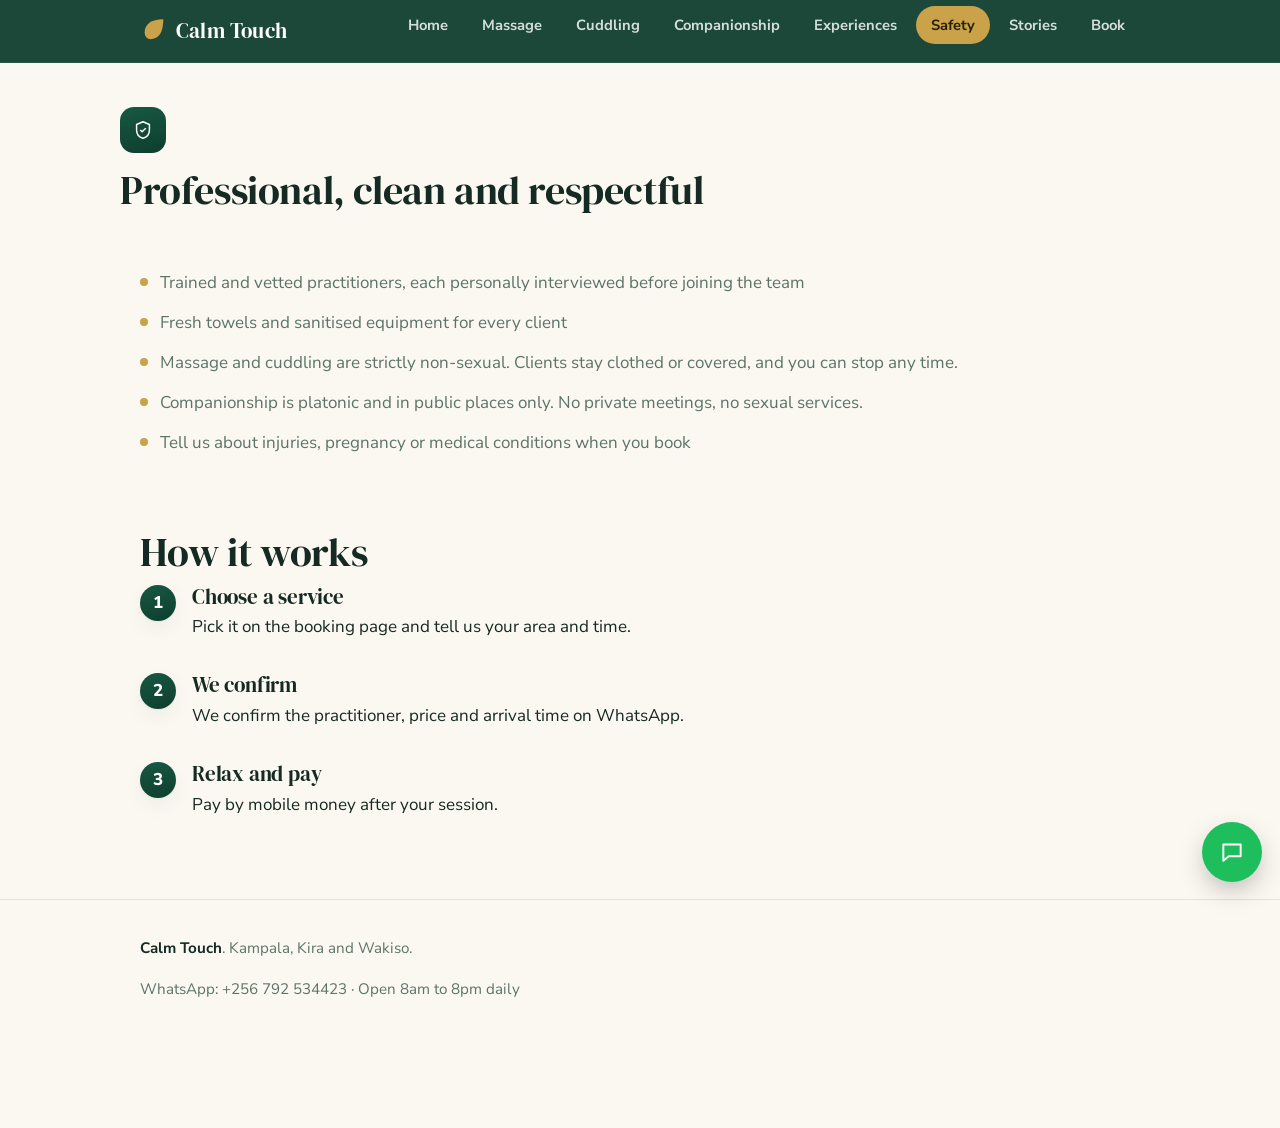
<file: safety.html>
<!DOCTYPE html>
<html lang="en">
<head>
<meta charset="utf-8">
<meta name="viewport" content="width=device-width, initial-scale=1, viewport-fit=cover">
<link rel="icon" type="image/svg+xml" href="data:image/svg+xml,%3Csvg xmlns='http://www.w3.org/2000/svg' viewBox='0 0 64 64'%3E%3Ccircle cx='32' cy='32' r='32' fill='%230E3D2E'/%3E%3Cpath d='M14 34c0-15 13-25 36-25 0 27-10 38-25 38-14 0-11-6-11-13Z' fill='%23C9A24A'/%3E%3C/svg%3E">
<title>Safe, Professional Massage &amp; Wellness | Calm Touch</title>
<meta name="description" content="How Calm Touch keeps every session safe, clean and strictly non-sexual, and what to expect from your first booking to arrival.">
<link rel="canonical" href="https://davisagaba.github.io/calm-touch-website/safety.html">
<link rel="preconnect" href="https://fonts.googleapis.com">
<link rel="preconnect" href="https://fonts.gstatic.com" crossorigin>
<link href="https://fonts.googleapis.com/css2?family=DM+Serif+Display&family=Nunito+Sans:wght@400;600;700;800&display=swap" rel="stylesheet">
<link rel="stylesheet" href="css/styles.css">
</head>
<body>
<header class="top"><div class="wrap">
  <a class="logo" href="index.html"><svg class="mark" viewBox="0 0 24 24" aria-hidden="true"><path d="M4 13c0-6.5 5.5-11 16-11 0 12-4.5 17-11 17C6 19 4 16.5 4 13Z" fill="var(--gold)"/></svg>Calm Touch</a>
  <ul class="menu">
    <li><a href="index.html">Home</a></li>
    <li><a href="massage.html">Massage</a></li>
    <li><a href="cuddling.html">Cuddling</a></li>
    <li><a href="companionship.html">Companionship</a></li>
    <li><a href="experiences.html">Experiences</a></li>
    <li><a href="safety.html" aria-current="page">Safety</a></li>
    <li><a href="stories.html">Stories</a></li>
    <li><a href="book.html">Book</a></li>
  </ul>
</div></header>

<main>
<div class="wrap pagehead"><div class="icon"><svg viewBox="0 0 24 24" fill="none" stroke="currentColor" stroke-width="1.6" stroke-linejoin="round"><path d="M12 3l7 3v6c0 5-3.5 8-7 9-3.5-1-7-4-7-9V6l7-3Z"/><path d="M9 12l2 2 4-4"/></svg></div><h2>Professional, clean and respectful</h2></div>
<section><div class="wrap">
  <ul class="plain">
    <li>Trained and vetted practitioners, each personally interviewed before joining the team</li>
    <li>Fresh towels and sanitised equipment for every client</li>
    <li>Massage and cuddling are strictly non-sexual. Clients stay clothed or covered, and you can stop any time.</li>
    <li>Companionship is platonic and in public places only. No private meetings, no sexual services.</li>
    <li>Tell us about injuries, pregnancy or medical conditions when you book</li>
  </ul>
</div></section>
<section><div class="wrap"><h2>How it works</h2>
  <ol class="steps">
    <li><div><h3>Choose a service</h3><p>Pick it on the booking page and tell us your area and time.</p></div></li>
    <li><div><h3>We confirm</h3><p>We confirm the practitioner, price and arrival time on WhatsApp.</p></div></li>
    <li><div><h3>Relax and pay</h3><p>Pay by mobile money after your session.</p></div></li>
  </ol>
</div></section>
</main>

<footer><div class="wrap">
  <p><strong>Calm Touch</strong>. Kampala, Kira and Wakiso.</p>
  <p class="foot-row">WhatsApp: +256 792 534423 &middot; Open 8am to 8pm daily</p>
</div></footer>

<div class="chatw">
  <div class="chatw-panel" id="chatwPanel" role="dialog" aria-label="Calm Touch chat" hidden>
    <div class="chatw-head"><svg class="mark" viewBox="0 0 24 24" aria-hidden="true"><path d="M4 13c0-6.5 5.5-11 16-11 0 12-4.5 17-11 17C6 19 4 16.5 4 13Z" fill="var(--gold)"/></svg><div><strong>Calm Touch</strong><span>Usually replies within minutes</span></div></div>
    <div class="chatw-body" id="chatwBody">
      <div class="chatw-msg bot">Hi! What would you like to know?</div>
      <div class="chatw-quick" id="chatwQuick">
        <button type="button" data-a="services">Services &amp; prices</button>
        <button type="button" data-a="book">How booking works</button>
        <button type="button" data-a="safe">Is this safe / non-sexual?</button>
        <button type="button" data-a="area">Areas you cover</button>
      </div>
    </div>
    <a class="chatw-cta" id="chatwCta" href="https://wa.me/256792534423?text=Hello%2C%20I%27d%20like%20to%20book%20a%20session." target="_blank" rel="noopener">Continue on WhatsApp</a>
  </div>
  <button type="button" class="chatw-toggle" id="chatwToggle" aria-expanded="false" aria-controls="chatwPanel" aria-label="Chat with Calm Touch">
    <svg class="i-chat" viewBox="0 0 24 24" fill="none" stroke="currentColor" stroke-width="1.8" stroke-linecap="round" stroke-linejoin="round" aria-hidden="true"><path d="M4 5h16v11H9l-5 4V5Z"/></svg>
    <svg class="i-close" viewBox="0 0 24 24" fill="none" stroke="currentColor" stroke-width="2" stroke-linecap="round" aria-hidden="true"><path d="M6 6l12 12M18 6L6 18"/></svg>
  </button>
</div>
<script src="js/chat-widget.js" defer></script>
</body>
</html>
</file>
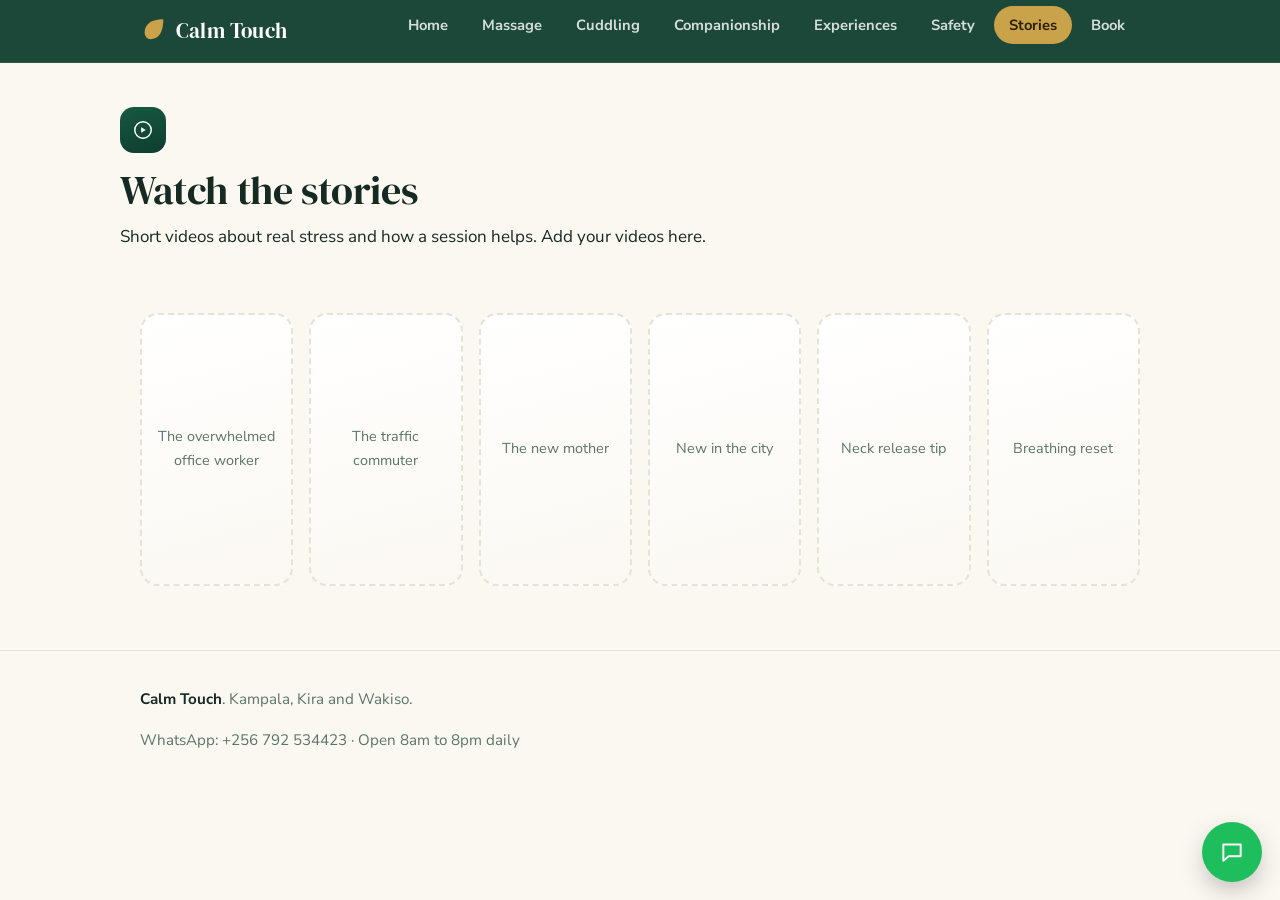
<file: stories.html>
<!DOCTYPE html>
<html lang="en">
<head>
<meta charset="utf-8">
<meta name="viewport" content="width=device-width, initial-scale=1, viewport-fit=cover">
<link rel="icon" type="image/svg+xml" href="data:image/svg+xml,%3Csvg xmlns='http://www.w3.org/2000/svg' viewBox='0 0 64 64'%3E%3Ccircle cx='32' cy='32' r='32' fill='%230E3D2E'/%3E%3Cpath d='M14 34c0-15 13-25 36-25 0 27-10 38-25 38-14 0-11-6-11-13Z' fill='%23C9A24A'/%3E%3C/svg%3E">
<title>Stress Relief Stories | Calm Touch</title>
<meta name="description" content="Short videos about real stress and how a Calm Touch session helps people in Kampala relax.">
<link rel="canonical" href="https://davisagaba.github.io/calm-touch-website/stories.html">
<link rel="preconnect" href="https://fonts.googleapis.com">
<link rel="preconnect" href="https://fonts.gstatic.com" crossorigin>
<link href="https://fonts.googleapis.com/css2?family=DM+Serif+Display&family=Nunito+Sans:wght@400;600;700;800&display=swap" rel="stylesheet">
<link rel="stylesheet" href="css/styles.css">
</head>
<body>
<header class="top"><div class="wrap">
  <a class="logo" href="index.html"><svg class="mark" viewBox="0 0 24 24" aria-hidden="true"><path d="M4 13c0-6.5 5.5-11 16-11 0 12-4.5 17-11 17C6 19 4 16.5 4 13Z" fill="var(--gold)"/></svg>Calm Touch</a>
  <ul class="menu">
    <li><a href="index.html">Home</a></li>
    <li><a href="massage.html">Massage</a></li>
    <li><a href="cuddling.html">Cuddling</a></li>
    <li><a href="companionship.html">Companionship</a></li>
    <li><a href="experiences.html">Experiences</a></li>
    <li><a href="safety.html">Safety</a></li>
    <li><a href="stories.html" aria-current="page">Stories</a></li>
    <li><a href="book.html">Book</a></li>
  </ul>
</div></header>

<main>
<div class="wrap pagehead"><div class="icon"><svg viewBox="0 0 24 24" fill="none" stroke="currentColor" stroke-width="1.6" stroke-linejoin="round"><circle cx="12" cy="12" r="9"/><path d="M10 9l5 3-5 3V9Z" fill="currentColor" stroke="none"/></svg></div><h2>Watch the stories</h2><p>Short videos about real stress and how a session helps. Add your videos here.</p></div>
<section><div class="wrap"><div class="videos">
  <div class="video">The overwhelmed office worker</div><div class="video">The traffic commuter</div><div class="video">The new mother</div>
  <div class="video">New in the city</div><div class="video">Neck release tip</div><div class="video">Breathing reset</div>
</div></div></section>
</main>

<footer><div class="wrap">
  <p><strong>Calm Touch</strong>. Kampala, Kira and Wakiso.</p>
  <p class="foot-row">WhatsApp: +256 792 534423 &middot; Open 8am to 8pm daily</p>
</div></footer>

<div class="chatw">
  <div class="chatw-panel" id="chatwPanel" role="dialog" aria-label="Calm Touch chat" hidden>
    <div class="chatw-head"><svg class="mark" viewBox="0 0 24 24" aria-hidden="true"><path d="M4 13c0-6.5 5.5-11 16-11 0 12-4.5 17-11 17C6 19 4 16.5 4 13Z" fill="var(--gold)"/></svg><div><strong>Calm Touch</strong><span>Usually replies within minutes</span></div></div>
    <div class="chatw-body" id="chatwBody">
      <div class="chatw-msg bot">Hi! What would you like to know?</div>
      <div class="chatw-quick" id="chatwQuick">
        <button type="button" data-a="services">Services &amp; prices</button>
        <button type="button" data-a="book">How booking works</button>
        <button type="button" data-a="safe">Is this safe / non-sexual?</button>
        <button type="button" data-a="area">Areas you cover</button>
      </div>
    </div>
    <a class="chatw-cta" id="chatwCta" href="https://wa.me/256792534423?text=Hello%2C%20I%27d%20like%20to%20book%20a%20session." target="_blank" rel="noopener">Continue on WhatsApp</a>
  </div>
  <button type="button" class="chatw-toggle" id="chatwToggle" aria-expanded="false" aria-controls="chatwPanel" aria-label="Chat with Calm Touch">
    <svg class="i-chat" viewBox="0 0 24 24" fill="none" stroke="currentColor" stroke-width="1.8" stroke-linecap="round" stroke-linejoin="round" aria-hidden="true"><path d="M4 5h16v11H9l-5 4V5Z"/></svg>
    <svg class="i-close" viewBox="0 0 24 24" fill="none" stroke="currentColor" stroke-width="2" stroke-linecap="round" aria-hidden="true"><path d="M6 6l12 12M18 6L6 18"/></svg>
  </button>
</div>
<script src="js/chat-widget.js" defer></script>
</body>
</html>
</file>
<file: css/styles.css>
:root{
  --bg:#FBF8F2;--surface:#FFFFFF;--ink:#152A22;--muted:#5C7468;--line:#E6E2D6;
  --brand:#0E3D2E;--brand-2:#175943;--hero:#0E3D2E;--gold:#C9A24A;--gold-ink:#2A2000;
  --shadow:0 1px 2px rgba(14,61,46,.06),0 8px 24px -8px rgba(14,61,46,.18);
  --shadow-lg:0 2px 4px rgba(14,61,46,.08),0 20px 40px -16px rgba(14,61,46,.28);
}
@media (prefers-color-scheme:dark){:root:not([data-theme="light"]){--bg:#0B1915;--surface:#122420;--ink:#EDF3EF;--muted:#9FB6AA;--line:#223A32;--brand:#3F8F70;--brand-2:#5FB79E;--hero:#102922;--gold:#E3C06F;--shadow:0 1px 2px rgba(0,0,0,.3),0 8px 24px -8px rgba(0,0,0,.5);--shadow-lg:0 2px 4px rgba(0,0,0,.35),0 20px 40px -16px rgba(0,0,0,.6);}}
:root[data-theme="dark"]{--bg:#0B1915;--surface:#122420;--ink:#EDF3EF;--muted:#9FB6AA;--line:#223A32;--brand:#3F8F70;--brand-2:#5FB79E;--hero:#102922;--gold:#E3C06F;}

html{scroll-padding-top:70px;scroll-behavior:smooth}
*,*::before,*::after{box-sizing:border-box}
body{margin:0;background:var(--bg);color:var(--ink);font:17px/1.65 "Nunito Sans",system-ui,-apple-system,"Segoe UI",sans-serif;padding-top:env(safe-area-inset-top,0px);padding-bottom:env(safe-area-inset-bottom,0px);-webkit-font-smoothing:antialiased}
h1,h2,h3{font-family:"DM Serif Display",Georgia,"Times New Roman",serif;font-weight:400;line-height:1.15;margin:0;letter-spacing:-.01em}
h1{font-size:clamp(2.6rem,8vw,4.4rem)}
h2{font-size:clamp(1.8rem,5vw,2.5rem);margin-bottom:.6rem}
h3{font-size:1.3rem;margin-bottom:.3rem}
p{margin:0 0 1rem;max-width:62ch}
a{color:inherit}
:focus-visible{outline:3px solid var(--gold);outline-offset:3px}
.wrap{max-width:1040px;margin:0 auto;padding:0 20px}

.eyebrow{display:inline-flex;align-items:center;gap:8px;font:700 .78rem/1 "Nunito Sans",sans-serif;letter-spacing:.14em;text-transform:uppercase;color:var(--gold);margin-bottom:14px}
.eyebrow::before{content:"";width:22px;height:2px;background:var(--gold);display:inline-block;border-radius:2px}

.top{background:rgba(14,61,46,.94);backdrop-filter:saturate(140%) blur(10px);color:#fff;position:sticky;top:env(safe-area-inset-top,0px);z-index:20;border-bottom:1px solid rgba(255,255,255,.08)}
.top .wrap{display:flex;align-items:center;justify-content:space-between;gap:16px;flex-wrap:wrap}
.top .logo{display:flex;align-items:center;gap:8px;padding:14px 0;font-family:"DM Serif Display",Georgia,serif;font-size:1.3rem;text-decoration:none;color:#fff;letter-spacing:.01em}
.top .logo .mark{width:28px;height:28px;flex:none}
.menu{display:flex;gap:4px;overflow-x:auto;padding:0 0 12px;margin:0;list-style:none;-ms-overflow-style:none;scrollbar-width:none}
.menu::-webkit-scrollbar{display:none}
.menu a{display:block;white-space:nowrap;text-decoration:none;padding:7px 15px;border-radius:999px;font-weight:700;font-size:.92rem;color:rgba(255,255,255,.82);transition:background .2s ease,color .2s ease}
.menu a:hover{background:rgba(255,255,255,.1);color:#fff}
.menu a[aria-current="page"]{background:var(--gold);color:var(--gold-ink)}
.menu a[aria-current="page"]:hover{background:var(--gold)}

.hero{position:relative;background:radial-gradient(1200px 500px at 15% -10%,rgba(201,162,74,.22),transparent 55%),linear-gradient(165deg,var(--hero) 0%,#0A2E22 100%);color:#fff;padding:56px 0 68px;border-radius:0 0 40px 40px;overflow:hidden}
.hero::after{content:"";position:absolute;inset:0;background-image:radial-gradient(rgba(255,255,255,.14) 1px,transparent 1.4px);background-size:22px 22px;opacity:.35;pointer-events:none;mask-image:linear-gradient(180deg,#000,transparent 85%)}
.hero .wrap{position:relative}
.hero .lead{font-size:1.2rem;margin:18px 0 28px;color:rgba(255,255,255,.88);max-width:46ch}
.trust{display:flex;flex-wrap:wrap;gap:10px 22px;margin-top:30px;padding-top:22px;border-top:1px solid rgba(255,255,255,.14)}
.trust .item{display:flex;align-items:center;gap:8px;font-size:.88rem;color:rgba(255,255,255,.85);font-weight:700}
.trust svg{flex:none;width:18px;height:18px;color:var(--gold)}

.pagehead{padding:44px 0 10px}
.pagehead p a{color:var(--brand-2);text-decoration:none;font-weight:700}
.pagehead p a:hover{text-decoration:underline}

section{padding:36px 0}
section.band{background:var(--surface);border-top:1px solid var(--line);border-bottom:1px solid var(--line)}

.btn{display:inline-flex;align-items:center;justify-content:center;gap:8px;background:linear-gradient(180deg,#DBB65E,var(--gold));color:var(--gold-ink);font-weight:800;text-decoration:none;padding:15px 28px;border-radius:999px;border:0;font-size:1rem;cursor:pointer;font-family:inherit;text-align:center;box-shadow:var(--shadow);transition:transform .18s ease,box-shadow .18s ease,filter .18s ease}
.btn:hover{transform:translateY(-2px);box-shadow:var(--shadow-lg);filter:brightness(1.03)}
.btn:active{transform:translateY(0)}
.btn.alt{background:transparent;color:#fff;border:2px solid rgba(255,255,255,.5);box-shadow:none}
.btn.alt:hover{background:rgba(255,255,255,.08);border-color:#fff}
.cta{display:flex;flex-wrap:wrap;gap:12px}

.grid{display:grid;gap:18px;grid-template-columns:repeat(auto-fit,minmax(240px,1fr))}
.card{position:relative;background:var(--surface);border:1px solid var(--line);border-radius:20px;padding:26px;transition:transform .22s ease,box-shadow .22s ease,border-color .22s ease}
.card p{margin:0;color:var(--muted)}
.card.pick{border:2px solid var(--brand-2)}
.icon{display:grid;place-items:center;width:46px;height:46px;border-radius:14px;background:linear-gradient(165deg,var(--brand-2),var(--brand));color:#fff;margin-bottom:14px}
.icon svg{width:22px;height:22px}
.price{font-family:"DM Serif Display",Georgia,serif;font-size:2rem;margin:.3rem 0;color:var(--brand-2)}
.price small{font:600 .88rem "Nunito Sans",system-ui,sans-serif;color:var(--muted)}

.choice{text-decoration:none;display:block}
.choice:hover{border-color:var(--gold);transform:translateY(-4px);box-shadow:var(--shadow-lg)}
.btn.book{display:inline-flex}
.book,.more{display:inline-flex;align-items:center;gap:6px;margin-top:14px;font-weight:800;color:var(--brand-2);text-decoration:none}
.book:hover,.more:hover{color:var(--gold)}

.steps{counter-reset:s;list-style:none;padding:0;margin:0;display:grid;gap:16px}
.steps li{counter-increment:s;display:flex;gap:16px;align-items:flex-start}
.steps li::before{content:counter(s);flex:none;width:36px;height:36px;border-radius:50%;background:linear-gradient(165deg,var(--brand-2),var(--brand));color:#fff;display:grid;place-items:center;font-weight:800;box-shadow:var(--shadow)}

.quotes{display:grid;gap:18px;grid-template-columns:repeat(auto-fit,minmax(260px,1fr))}
.quote{background:var(--surface);border:1px solid var(--line);border-radius:20px;padding:26px;position:relative}
.quote::before{content:"\201C";position:absolute;top:10px;left:20px;font-family:"DM Serif Display",Georgia,serif;font-size:3.2rem;color:var(--gold);opacity:.5;line-height:1}
.quote p{position:relative;font-style:italic;color:var(--ink);margin-bottom:12px}
.quote cite{font-style:normal;font-weight:800;font-size:.9rem;color:var(--muted)}

.videos{display:grid;gap:16px;grid-template-columns:repeat(auto-fit,minmax(150px,1fr))}
.video{aspect-ratio:9/16;border-radius:18px;background:linear-gradient(165deg,var(--surface),var(--bg));border:2px dashed var(--line);display:grid;place-items:center;text-align:center;color:var(--muted);font-size:.9rem;padding:14px;transition:border-color .2s ease}
.video:hover{border-color:var(--gold)}

form{display:grid;gap:14px;max-width:460px}
label{font-weight:800;font-size:.92rem;letter-spacing:.01em}
input,select{width:100%;padding:13px 15px;border-radius:12px;border:1px solid var(--line);background:var(--surface);color:var(--ink);font:inherit;transition:border-color .2s ease,box-shadow .2s ease}
input:focus,select:focus{border-color:var(--brand-2);box-shadow:0 0 0 3px rgba(23,89,67,.15)}
form .btn{width:100%}
.off{opacity:.5;cursor:not-allowed}
.pv{background:var(--surface);border:1px solid var(--line);border-radius:14px;padding:16px;white-space:pre-wrap;font-size:.95rem;color:var(--muted);margin-top:4px}

ul.plain{padding-left:0;margin:0;list-style:none;display:grid;gap:12px}
ul.plain li{display:flex;gap:12px;align-items:flex-start;color:var(--muted)}
ul.plain li::before{content:"";flex:none;width:8px;height:8px;border-radius:50%;background:var(--gold);margin-top:9px}

footer{padding:36px 0 110px;color:var(--muted);font-size:.95rem;border-top:1px solid var(--line);margin-top:28px}
footer strong{color:var(--ink)}
footer .foot-row{display:flex;flex-wrap:wrap;gap:8px 20px;align-items:center}

.whatsapp-fab{position:fixed;right:18px;bottom:calc(18px + env(safe-area-inset-bottom,0px));z-index:30;display:flex;align-items:center;gap:10px;background:#1EBE5D;color:#fff;text-decoration:none;padding:14px 18px;border-radius:999px;box-shadow:0 10px 30px -8px rgba(0,0,0,.4);font-weight:800;font-size:.95rem;transition:transform .18s ease,box-shadow .18s ease}
.whatsapp-fab:hover{transform:translateY(-2px) scale(1.02);box-shadow:0 14px 34px -8px rgba(0,0,0,.45)}
.whatsapp-fab svg{width:22px;height:22px;flex:none}
.whatsapp-fab .label{display:none}
@media (min-width:640px){.whatsapp-fab .label{display:inline}}

.chatw{position:fixed;right:18px;bottom:calc(18px + env(safe-area-inset-bottom,0px));z-index:30;display:flex;flex-direction:column;align-items:flex-end;gap:12px}
.chatw-toggle{width:60px;height:60px;border-radius:50%;background:#1EBE5D;color:#fff;border:0;display:grid;place-items:center;cursor:pointer;box-shadow:0 10px 30px -8px rgba(0,0,0,.4);transition:transform .18s ease,box-shadow .18s ease;flex:none}
.chatw-toggle:hover{transform:translateY(-2px) scale(1.03);box-shadow:0 14px 34px -8px rgba(0,0,0,.45)}
.chatw-toggle svg{width:26px;height:26px}
.chatw-toggle .i-close{display:none}
.chatw-toggle[aria-expanded="true"] .i-chat{display:none}
.chatw-toggle[aria-expanded="true"] .i-close{display:block}
.chatw-panel{width:min(340px,calc(100vw - 36px));max-height:min(460px,70vh);background:var(--surface);border:1px solid var(--line);border-radius:20px;box-shadow:var(--shadow-lg);display:flex;flex-direction:column;overflow:hidden}
.chatw-panel[hidden]{display:none}
.chatw-head{display:flex;align-items:center;gap:10px;padding:16px;background:linear-gradient(165deg,var(--hero),#0A2E22);color:#fff}
.chatw-head .mark{width:26px;height:26px;flex:none}
.chatw-head strong{display:block;font-family:"DM Serif Display",Georgia,serif;font-size:1.05rem;font-weight:400}
.chatw-head span{display:block;font-size:.78rem;color:rgba(255,255,255,.75)}
.chatw-body{flex:1;overflow-y:auto;padding:14px 16px;display:flex;flex-direction:column;gap:10px}
.chatw-msg{background:var(--bg);border:1px solid var(--line);border-radius:14px;border-top-left-radius:4px;padding:10px 13px;font-size:.9rem;max-width:88%;color:var(--ink)}
.chatw-msg.user{align-self:flex-end;background:linear-gradient(165deg,var(--brand-2),var(--brand));color:#fff;border:none;border-top-right-radius:4px;border-top-left-radius:14px}
.chatw-quick{display:flex;flex-direction:column;gap:8px;margin-top:2px}
.chatw-quick button{text-align:left;background:var(--surface);border:1px solid var(--line);border-radius:12px;padding:10px 13px;font:700 .86rem "Nunito Sans",sans-serif;color:var(--brand-2);cursor:pointer;transition:border-color .2s ease,background .2s ease}
.chatw-quick button:hover{border-color:var(--gold);background:var(--bg)}
.chatw-cta{display:block;text-align:center;background:linear-gradient(180deg,#DBB65E,var(--gold));color:var(--gold-ink);font-weight:800;text-decoration:none;padding:13px;border-top:1px solid var(--line)}

.sr-only{position:absolute;width:1px;height:1px;padding:0;margin:-1px;overflow:hidden;clip:rect(0,0,0,0);white-space:nowrap;border:0}
</file>
